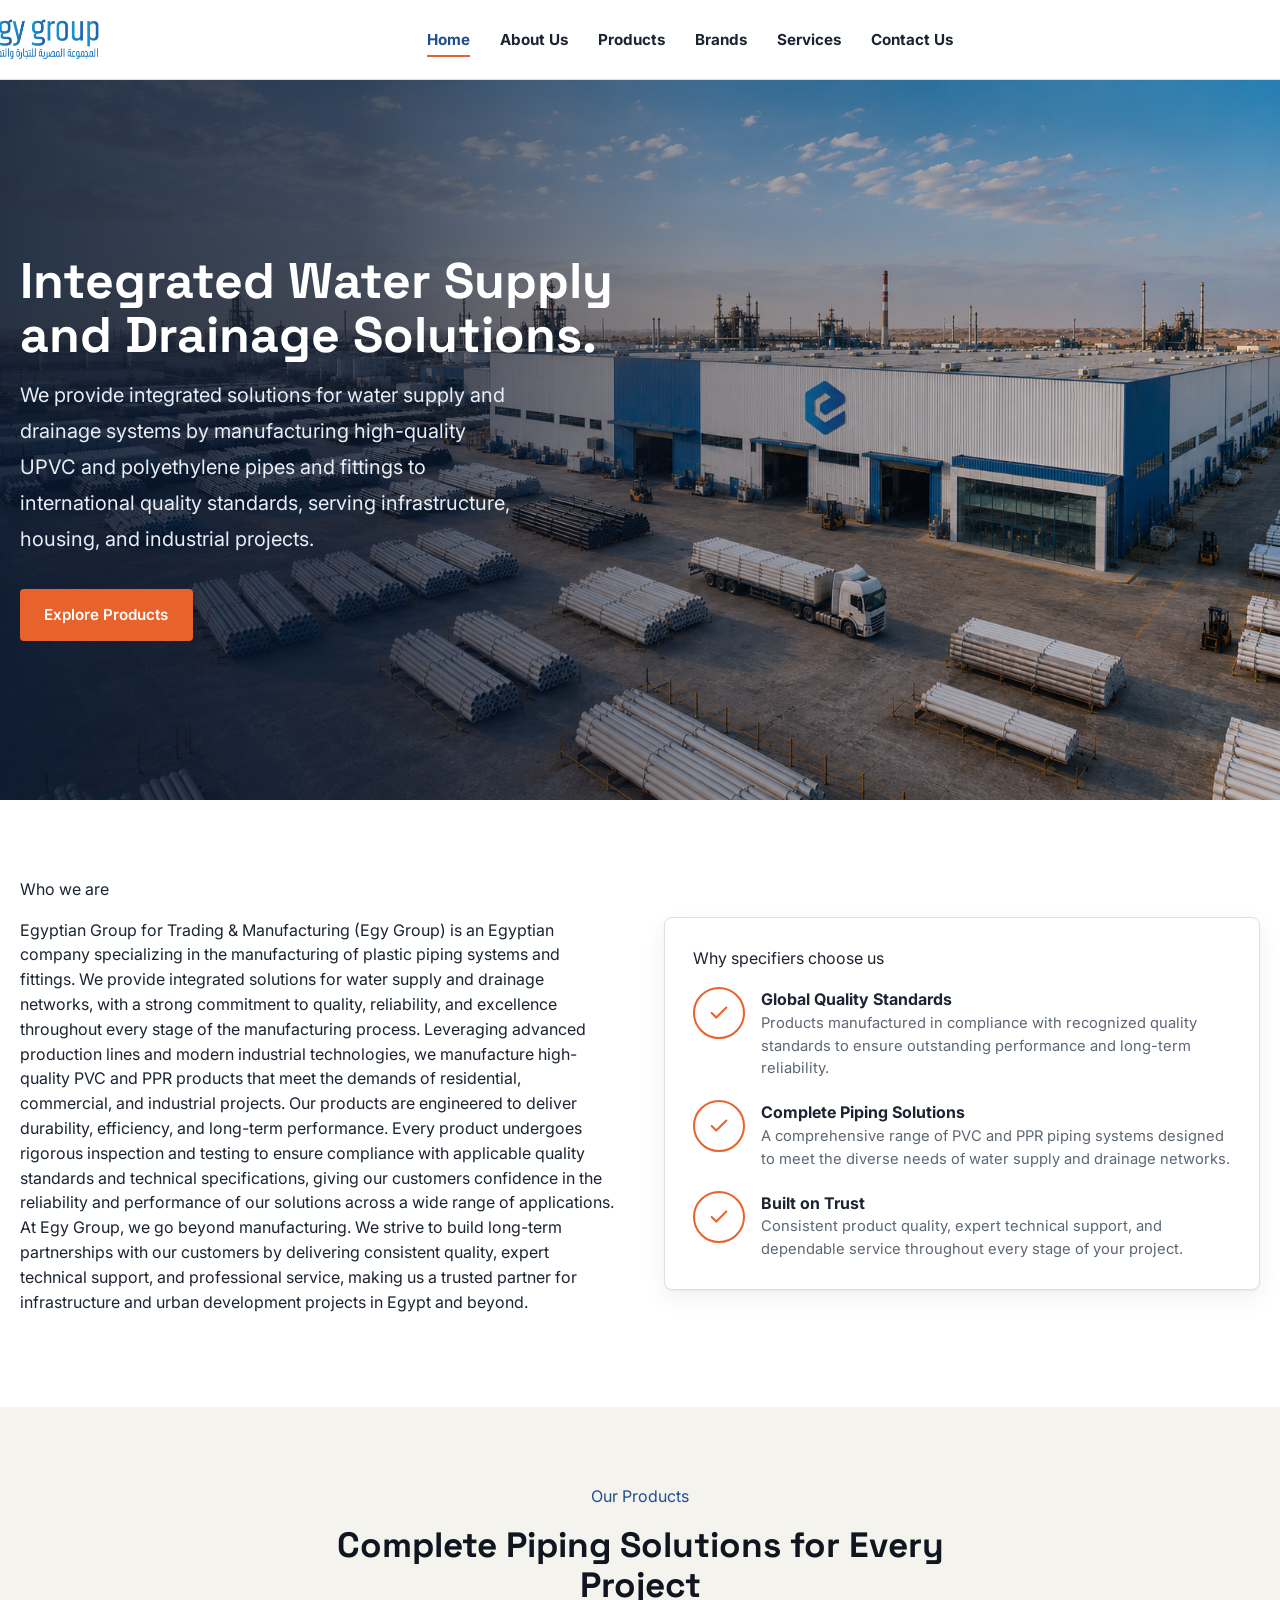
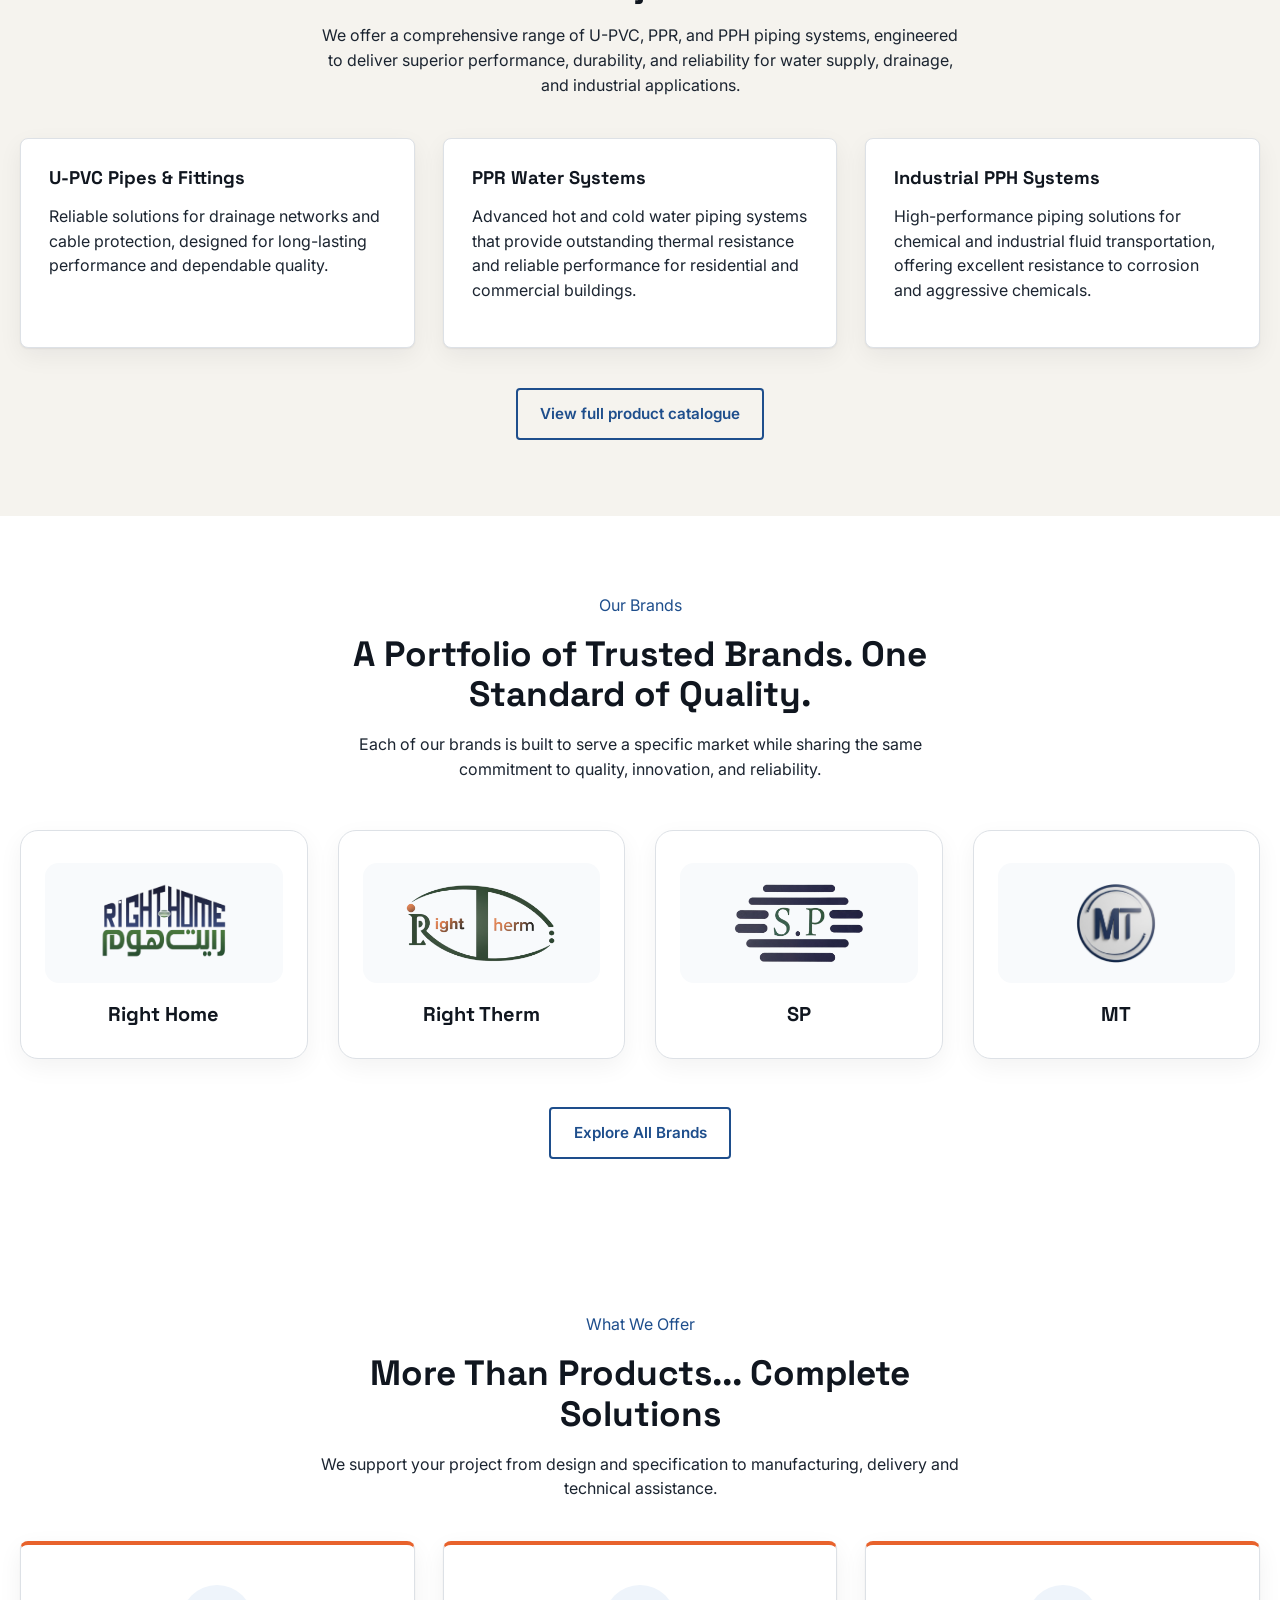
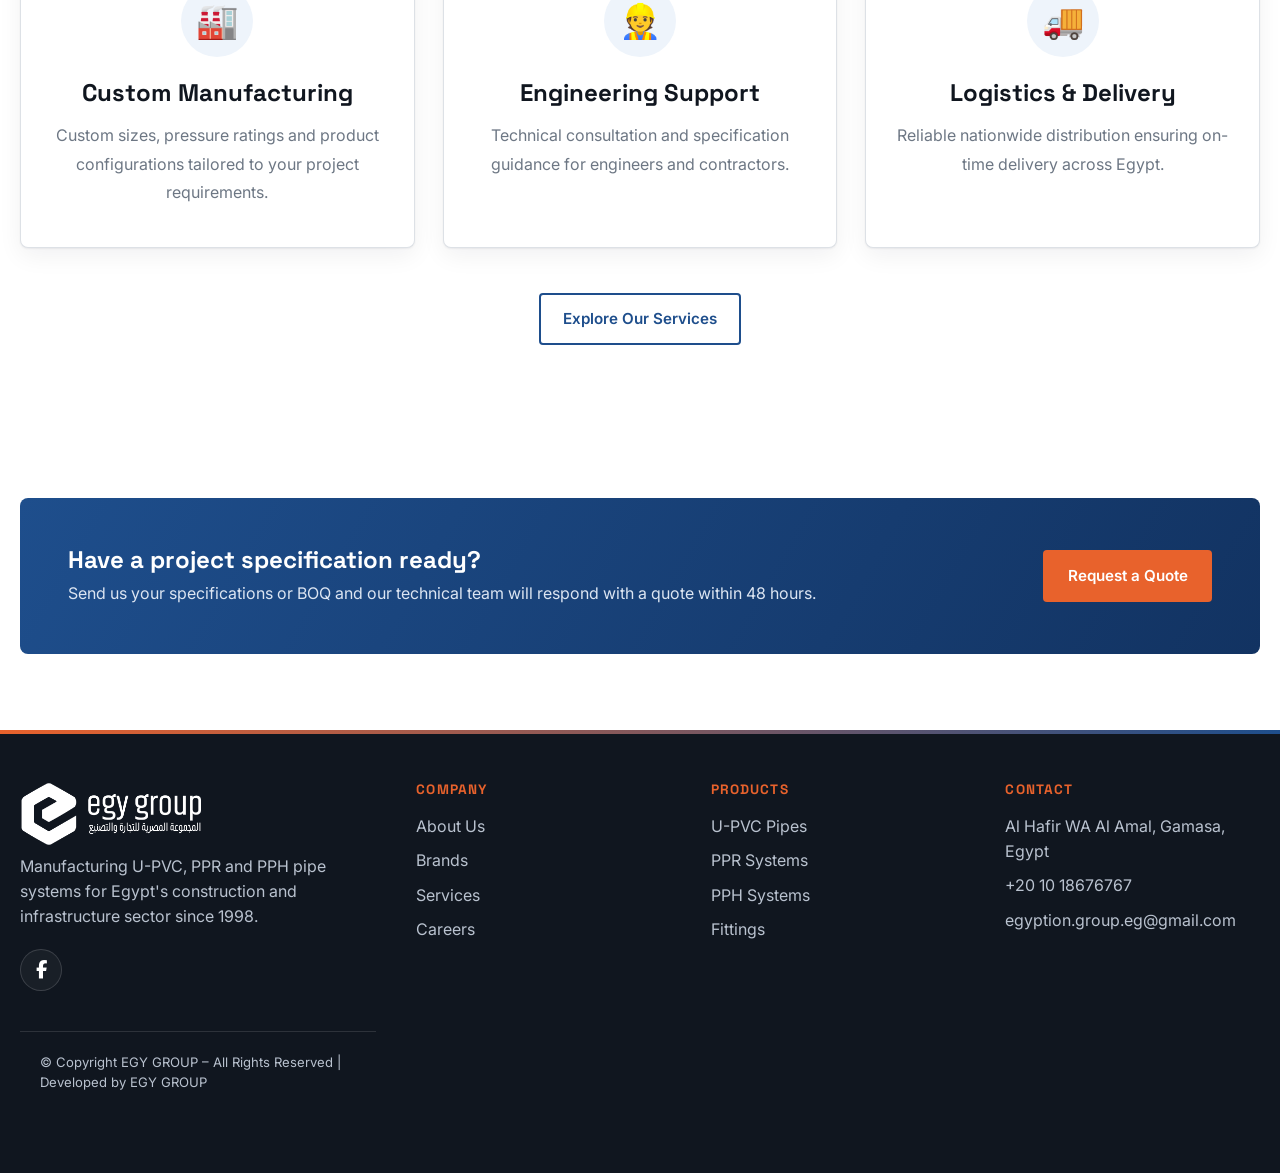
<file: index.html>
<!doctype html>
<html lang="en">
  <head>
    <meta charset="UTF-8" />
    <meta name="viewport" content="width=device-width, initial-scale=1.0" />
    <title>
      Egy Group | PVC, PPR &amp; PPH Pipe Systems Manufacturer, Egypt
    </title>
    <meta
      name="description"
      content="Egy Group Company manufactures and supplies PVC, PPR and PPH pipe systems, fittings and plastic building products for construction and infrastructure projects across Egypt and the MENA region."
    />
    <meta
      name="keywords"
      content="Egy Group, plastic pipes Egypt, PVC pipes, PPR pipes, PPH pipes, pipe fittings manufacturer, المجموعة المصرية للتجارة والتصنيع, رايت ثيرم"
    />
    <link rel="canonical" href="index.html" />
    <meta property="og:title" content="EGY Group">
<meta property="og:description"
content="Integrated piping solutions for water supply, drainage and industrial applications.">

<meta property="og:image"
content="https://omarmohamedreda.github.io/egygroup-site/assets/images/og-image.jpg">

<meta property="og:type" content="website">

<meta property="og:url"
content="https://omarmohamedreda.github.io/egygroup-site/">
    <link rel="preconnect" href="https://fonts.googleapis.com" />
    <link rel="preconnect" href="https://fonts.gstatic.com" crossorigin />
    <link
      href="https://fonts.googleapis.com/css2?family=Space+Grotesk:wght@500;700&family=Inter:wght@400;500;600;700&family=Cairo:wght@400;500;600;700&display=swap"
      rel="stylesheet"
    />
    <link
      rel="stylesheet"
      href="https://cdnjs.cloudflare.com/ajax/libs/font-awesome/6.7.2/css/all.min.css"
    />
    <link rel="icon" type="image/png" href="assets/images/logo-icon.png">
    <link rel="stylesheet" href="css/style.css" />
  </head>
  <body>
    <a
      class="skip-link"
      href="#main-content"
      data-en="Skip to main content"
      data-ar="الانتقال إلى المحتوى الرئيسي"
      >Skip to main content</a
    >

    <header class="site-header">
      <div class="container header-inner">
        <a class="brand" href="index.html" aria-label="Egy Group Company, home">
          <img
            src="assets/images/egy-group-logo.png"
            alt="Egy Group Logo"
            class="brand-logo"
            data-en-aria="Egy Group Logo"
            data-ar-aria="شعار Egy Group"
          />
        </a>
        <button
          class="nav-toggle"
          type="button"
          aria-expanded="false"
          aria-controls="main-nav"
          aria-label="Toggle navigation menu"
        >
          <svg width="22" height="22" viewBox="0 0 22 22" aria-hidden="true">
            <path
              d="M2 5h18M2 11h18M2 17h18"
              stroke="#1B2430"
              stroke-width="2"
              stroke-linecap="round"
            ></path>
          </svg>
        </button>
        <nav class="main-nav" id="main-nav" aria-label="Primary">
          <ul>
            <li>
              <a href="index.html" data-en="Home" data-ar="الرئيسية">Home</a>
            </li>
            <li>
              <a href="about.html" data-en="About Us" data-ar="من نحن"
                >About Us</a
              >
            </li>
            <li>
              <a href="products.html" data-en="Products" data-ar="المنتجات"
                >Products</a
              >
            </li>
            <li>
              <a href="brands.html" data-en="Brands" data-ar="العلامات التجارية"
                >Brands</a
              >
            </li>
            <li>
              <a href="services.html" data-en="Services" data-ar="خدماتنا"
                >Services</a
              >
            </li>
            <li>
              <a href="contact.html" data-en="Contact Us" data-ar="اتصل بنا"
                >Contact Us</a
              >
            </li>
          </ul>
        </nav>
        <button class="lang-toggle" id="lang-toggle" type="button">
          العربية
        </button>
      </div>
    </header>

    <main id="main-content">
      <section class="hero">
        <div class="container">
          <div class="hero-inner">
            <h1
              data-en="Integrated Water Supply and Drainage Solutions."
              data-ar="حلول متكاملة لشبكات المياه والصرف الصحي"
            >
              Integrated Water Supply and Drainage Solutions.
            </h1>
            <p
              class="hero-lede"
              data-en="We provide integrated solutions for water supply and drainage systems by manufacturing high-quality UPVC and polyethylene pipes and fittings to international quality standards, serving infrastructure, housing, and industrial projects."
              data-ar="نقدم حلولًا متكاملة لأنظمة المياه والصرف الصحي، بتصنيع مواسير ووصلات UPVC والبولي إيثيلين وفق أعلى معايير الجودة العالمية، لخدمة مشروعات البنية التحتية والإسكان والصناعة."
            >
              We provide integrated solutions for water supply and drainage
              systems by manufacturing high-quality UPVC and polyethylene pipes
              and fittings to international quality standards, serving
              infrastructure, housing, and industrial projects.
            </p>
            <div class="hero-actions">
              <a
                class="btn btn-primary"
                href="products.html"
                data-en="Explore Products"
                data-ar="استعرض المنتجات"
                >Explore Products</a
              >
            </div>
          </div>
        </div>
      </section>

      <section class="section section-alt" aria-labelledby="overview-heading">
        <div class="container">
          <div class="grid grid-2" style="align-items: center; gap: 3rem">
            <div>
              <p class="eyebrow" data-en="Who we are" data-ar="من نحن">
                Who we are
              </p>
              <p
                data-en="Egyptian Group for Trading & Manufacturing (Egy Group) is an
                Egyptian company specializing in the manufacturing of plastic
                piping systems and fittings. We provide integrated solutions for
                water supply and drainage networks, with a strong commitment to
                quality, reliability, and excellence throughout every stage of
                the manufacturing process. Leveraging advanced production lines
                and modern industrial technologies, we manufacture high-quality
                PVC and PPR products that meet the demands of residential,
                commercial, and industrial projects. Our products are engineered
                to deliver durability, efficiency, and long-term performance.
                Every product undergoes rigorous inspection and testing to
                ensure compliance with applicable quality standards and
                technical specifications, giving our customers confidence in the
                reliability and performance of our solutions across a wide range
                of applications. At Egy Group, we go beyond manufacturing. We
                strive to build long-term partnerships with our customers by
                delivering consistent quality, expert technical support, and
                professional service, making us a trusted partner for
                infrastructure and urban development projects in Egypt and
                beyond."
                data-ar="المجموعة المصرية للتجارة والتصنيع هي شركة مصرية متخصصة في تصنيع أنظمة المواسير والوصلات البلاستيكية، تقدم حلولًا متكاملة لشبكات المياه والصرف الصحي، مع التزام راسخ بالجودة والاعتمادية في جميع مراحل الإنتاج.
                نعتمد على أحدث خطوط الإنتاج والتقنيات الصناعية لتصنيع منتجات PVC وPPR وفق أعلى معايير الجودة، لتلبية احتياجات المشروعات السكنية والتجارية والصناعية، مع التركيز على تقديم منتجات تجمع بين المتانة، والكفاءة، والعمر التشغيلي الطويل.
                تمر جميع منتجاتنا بعمليات فحص واختبارات دقيقة لضمان مطابقتها للمواصفات القياسية، مما يمنح عملاءنا الثقة في أداء منتجاتنا داخل مختلف التطبيقات والبيئات التشغيلية.
                في Egy Group لا نكتفي بتصنيع المنتجات، بل نسعى إلى بناء شراكات طويلة الأمد مع عملائنا من خلال تقديم جودة ثابتة، ودعم فني متخصص، وخدمة احترافية، لنكون شريكًا موثوقًا في تنفيذ مشروعات البنية التحتية والتنمية العمرانية داخل مصر وخارجها."
              >
                Egyptian Group for Trading & Manufacturing (Egy Group) is an
                Egyptian company specializing in the manufacturing of plastic
                piping systems and fittings. We provide integrated solutions for
                water supply and drainage networks, with a strong commitment to
                quality, reliability, and excellence throughout every stage of
                the manufacturing process. Leveraging advanced production lines
                and modern industrial technologies, we manufacture high-quality
                PVC and PPR products that meet the demands of residential,
                commercial, and industrial projects. Our products are engineered
                to deliver durability, efficiency, and long-term performance.
                Every product undergoes rigorous inspection and testing to
                ensure compliance with applicable quality standards and
                technical specifications, giving our customers confidence in the
                reliability and performance of our solutions across a wide range
                of applications. At Egy Group, we go beyond manufacturing. We
                strive to build long-term partnerships with our customers by
                delivering consistent quality, expert technical support, and
                professional service, making us a trusted partner for
                infrastructure and urban development projects in Egypt and
                beyond.
              </p>
            </div>
            <div class="card">
              <p
                class="eyebrow"
                data-en="Why specifiers choose us"
                data-ar="لماذا يختارنا المهندسون"
              >
                Why specifiers choose us
              </p>
              <div class="grid" style="gap: 1.25rem">
                <div class="value-item">
                  <span class="icon-ring" aria-hidden="true">
                    <svg width="22" height="22" viewBox="0 0 24 24" fill="none">
                      <path
                        d="M4 12l5 5L20 6"
                        stroke="currentColor"
                        stroke-width="2.2"
                        stroke-linecap="round"
                        stroke-linejoin="round"
                      ></path>
                    </svg>
                  </span>
                  <div>
                    <strong
                      data-en="Global Quality Standards"
                      data-ar="معايير جودة عالمية"
                      >Global Quality Standards</strong
                    >
                    <p
                      style="
                        margin: 0;
                        color: var(--color-steel);
                        font-size: 0.92rem;
                      "
                      data-en="Products manufactured in compliance with recognized quality standards to ensure outstanding performance and long-term reliability."
                      data-ar="منتجات مصنعة وفق المواصفات القياسية لضمان أعلى مستويات الجودة والأداء."
                    >
                      Products manufactured in compliance with recognized
                      quality standards to ensure outstanding performance and
                      long-term reliability.
                    </p>
                  </div>
                </div>
                <div class="value-item">
                  <span class="icon-ring" aria-hidden="true">
                    <svg width="22" height="22" viewBox="0 0 24 24" fill="none">
                      <path
                        d="M4 12l5 5L20 6"
                        stroke="currentColor"
                        stroke-width="2.2"
                        stroke-linecap="round"
                        stroke-linejoin="round"
                      ></path>
                    </svg>
                  </span>
                  <div>
                    <strong
                      data-en="Complete Piping Solutions"
                      data-ar="حلول متكاملة"
                      >Complete Piping Solutions</strong
                    >
                    <p
                      style="
                        margin: 0;
                        color: var(--color-steel);
                        font-size: 0.92rem;
                      "
                      data-en="A comprehensive range of PVC and PPR piping systems designed to meet the diverse needs of water supply and drainage networks."
                      data-ar="مجموعة واسعة من أنظمة PVC وPPR لتلبية مختلف احتياجات شبكات المياه والصرف."
                    >
                      A comprehensive range of PVC and PPR piping systems
                      designed to meet the diverse needs of water supply and
                      drainage networks.
                    </p>
                  </div>
                </div>
                <div class="value-item">
                  <span class="icon-ring" aria-hidden="true">
                    <svg width="22" height="22" viewBox="0 0 24 24" fill="none">
                      <path
                        d="M4 12l5 5L20 6"
                        stroke="currentColor"
                        stroke-width="2.2"
                        stroke-linecap="round"
                        stroke-linejoin="round"
                      ></path>
                    </svg>
                  </span>
                  <div>
                    <strong data-en="Built on Trust" data-ar="ثقة تدوم"
                      >Built on Trust</strong
                    >
                    <p
                      style="
                        margin: 0;
                        color: var(--color-steel);
                        font-size: 0.92rem;
                      "
                      data-en="Consistent product quality, expert technical support, and dependable service throughout every stage of your project."
                      data-ar="جودة ثابتة، ودعم فني متخصص، وخدمة يعتمد عليها في جميع مراحل المشروع."
                    >
                      Consistent product quality, expert technical support, and
                      dependable service throughout every stage of your project.
                    </p>
                  </div>
                </div>
              </div>
            </div>
          </div>
        </div>
      </section>

      <section class="section" aria-labelledby="products-heading">
        <div class="container">
          <div class="section-head center">
            <p class="eyebrow" data-en="Our Products" data-ar=" منتاجاتنا">
              Our Products
            </p>
            <h2
              id="products-heading"
              data-en="Complete Piping Solutions for Every Project"
              data-ar="حلول متكاملة لأنظمة المواسير لكل مشروع"
            >
              Complete Piping Solutions for Every Project
            </h2>
            <p
              data-en="We offer a comprehensive range of U-PVC, PPR, and PPH piping systems, engineered to deliver superior performance, durability, and reliability for water supply, drainage, and industrial applications."
              data-ar="نوفر مجموعة متكاملة من أنظمة U-PVC وPPR وPPH، مصممة لتقديم أعلى مستويات الأداء والمتانة والاعتمادية في تطبيقات المياه والصرف والقطاع الصناعي."
            >
              We offer a comprehensive range of U-PVC, PPR, and PPH piping
              systems, engineered to deliver superior performance, durability,
              and reliability for water supply, drainage, and industrial
              applications.
            </p>
          </div>
          <div class="grid grid-3">
            <article class="card product-card">
              <h3
                data-en="U-PVC Pipes &amp; Fittings"
                data-ar="أنابيب ووصلات U-PVC"
              >
                U-PVC Pipes &amp; Fittings
              </h3>
              <p
                data-en="Reliable solutions for drainage networks and cable protection, designed for long-lasting performance and dependable quality."
                data-ar="حلول موثوقة لشبكات الصرف الصحي وحماية الكابلات، مصممة لتوفير أداء طويل الأمد وجودة يمكن الاعتماد عليها."
              >
                Reliable solutions for drainage networks and cable protection,
                designed for long-lasting performance and dependable quality.
              </p>
            </article>
            <article class="card product-card">
              <h3 data-en="PPR Water Systems" data-ar="أنظمة مياه PPR">
                PPR Water Systems
              </h3>
              <p
                data-en="Advanced hot and cold water piping systems that provide outstanding thermal resistance and reliable performance for residential and commercial buildings."
                data-ar="أنظمة متطورة لنقل المياه الساخنة والباردة، توفر كفاءة عالية ومقاومة ممتازة للحرارة في المباني السكنية والتجارية."
              >
                Advanced hot and cold water piping systems that provide
                outstanding thermal resistance and reliable performance for
                residential and commercial buildings.
              </p>
            </article>
            <article class="card product-card">
              <h3 data-en="Industrial PPH Systems" data-ar="أنظمة PPH الصناعية">
                Industrial PPH Systems
              </h3>
              <p
                data-en="High-performance piping solutions for chemical and industrial fluid transportation, offering excellent resistance to corrosion and aggressive chemicals."
                data-ar="حلول متخصصة لنقل المواد الكيميائية والسوائل الصناعية، تتميز بمقاومة عالية للتآكل والمواد الكيميائية."
              >
                High-performance piping solutions for chemical and industrial
                fluid transportation, offering excellent resistance to corrosion
                and aggressive chemicals.
              </p>
            </article>
          </div>
          <div style="text-align: center; margin-top: 2.5rem">
            <a
              class="btn btn-outline"
              href="products.html"
              data-en="View full product catalogue"
              data-ar="استعرض الكتالوج الكامل"
              >View full product catalogue</a
            >
          </div>
        </div>
      </section>

      <section class="section section-alt" aria-labelledby="brands-heading">
        <div class="container">
          <div class="section-head center">
            <p class="eyebrow" data-en="Our Brands" data-ar="علاماتنا التجارية">
              Our Brands
            </p>

            <h2
              id="brands-heading"
              data-en="A Portfolio of Trusted Brands. One Standard of Quality."
              data-ar="مجموعة من العلامات التجارية... بمعيار جودة واحد."
            >
              A Portfolio of Trusted Brands. One Standard of Quality.
            </h2>

            <p
              class="section-description"
              data-en="Each of our brands is built to serve a specific market while sharing the same commitment to quality, innovation, and reliability."
              data-ar="تضم المجموعة علامات تجارية متخصصة، يقدم كل منها حلولاً تخدم قطاعاً مختلفاً مع الالتزام بنفس معايير الجودة والاعتمادية."
            >
              Each of our brands is built to serve a specific market while
              sharing the same commitment to quality, innovation, and
              reliability.
            </p>
          </div>
          <div class="brands-grid">
            <!-- Brand 1 -->
            <article class="brand-card">
              <div class="brand-card-logo">
                <img
                  src="assets/images/brands/right-home.png"
                  alt="Right Home Logo"
                />
              </div>

              <h3 class="brand-name">Right Home</h3>
            </article>

            <!-- Brand 2 -->
            <article class="brand-card">
              <div class="brand-card-logo">
                <img
                  src="assets/images/brands/right-therm.png"
                  alt="Right Therm Logo"
                />
              </div>

              <h3 class="brand-name">Right Therm</h3>
            </article>

            <!-- Brand 3 -->
            <article class="brand-card">
              <div class="brand-card-logo">
                <img src="assets/images/brands/sp.png" alt="SP Logo" />
              </div>

              <h3 class="brand-name">SP</h3>
            </article>

            <!-- Brand 4 -->
            <article class="brand-card">
              <div class="brand-card-logo">
                <img src="assets/images/brands/mt.png" alt="MT Logo" />
              </div>

              <h3 class="brand-name">MT</h3>
            </article>
          </div>

          <div style="text-align: center; margin-top: 3rem">
            <a
              class="btn btn-outline"
              href="brands.html"
              data-en="Explore All Brands"
              data-ar="استكشف جميع العلامات التجارية"
            >
              Explore All Brands
            </a>
          </div>
        </div>
      </section>

      <section class="section section-alt" aria-labelledby="services-heading">
        <div class="container">
          <div class="section-head center">
            <p class="eyebrow" data-en="What We Offer" data-ar="ما نقدمه">
              What We Offer
            </p>

            <h2
              id="services-heading"
              data-en="More Than Products... Complete Solutions"
              data-ar="أكثر من مجرد منتجات... حلول متكاملة"
            >
              More Than Products... Complete Solutions
            </h2>

            <p
              data-en="We support your project from design and specification to manufacturing, delivery and technical assistance."
              data-ar="ندعم مشروعك بدايةً من اختيار المنتج المناسب وحتى التوريد والدعم الفني لضمان أفضل النتائج."
            >
              We support your project from design and specification to
              manufacturing, delivery and technical assistance.
            </p>
          </div>

          <div class="grid grid-3">
            <!-- Card 1 -->
            <article class="card service-card">
              <div class="service-icon">🏭</div>

              <h3 data-en="Custom Manufacturing" data-ar="تصنيع حسب الطلب">
                Custom Manufacturing
              </h3>

              <p
                data-en="Custom sizes, pressure ratings and product configurations tailored to your project requirements."
                data-ar="تصنيع الأنابيب والوصلات بالمقاسات والمواصفات المناسبة لمتطلبات مشروعك."
              >
                Custom sizes, pressure ratings and product configurations
                tailored to your project requirements.
              </p>
            </article>

            <!-- Card 2 -->
            <article class="card service-card">
              <div class="service-icon">👷</div>

              <h3 data-en="Engineering Support" data-ar="دعم هندسي">
                Engineering Support
              </h3>

              <p
                data-en="Technical consultation and specification guidance for engineers and contractors."
                data-ar="استشارات فنية ومراجعة المواصفات لمساعدة المهندسين والمقاولين على اختيار الحل الأمثل."
              >
                Technical consultation and specification guidance for engineers
                and contractors.
              </p>
            </article>

            <!-- Card 3 -->
            <article class="card service-card">
              <div class="service-icon">🚚</div>

              <h3 data-en="Logistics & Delivery" data-ar="التوريد واللوجستيات">
                Logistics & Delivery
              </h3>

              <p
                data-en="Reliable nationwide distribution ensuring on-time delivery across Egypt."
                data-ar="شبكة توزيع فعالة تضمن وصول المنتجات في الوقت المحدد إلى جميع أنحاء الجمهورية."
              >
                Reliable nationwide distribution ensuring on-time delivery
                across Egypt.
              </p>
            </article>
          </div>

          <div style="text-align: center; margin-top: 2.8rem">
            <a
              class="btn btn-outline"
              href="services.html"
              data-en="Explore Our Services"
              data-ar="استكشف جميع الخدمات"
            >
              Explore Our Services
            </a>
          </div>
        </div>
      </section>

      <section class="section section-alt">
        <div class="container">
          <div class="cta-band">
            <div>
              <h2
                data-en="Have a project specification ready?"
                data-ar="لديك مواصفات مشروع جاهزة؟"
              >
                Have a project specification ready?
              </h2>
              <p
                data-en="Send us your specifications or BOQ and our technical team will respond with a quote within 48 hours."
                data-ar="أرسل لنا المواصفات أو جدول الكميات وسيرد عليك فريقنا الفني بعرض سعر خلال 48 ساعة."
              >
                Send us your specifications or BOQ and our technical team will
                respond with a quote within 48 hours.
              </p>
            </div>
            <a
              class="btn btn-primary"
              href="contact.html"
              data-en="Request a Quote"
              data-ar="اطلب عرض سعر"
              >Request a Quote</a
            >
          </div>
        </div>
      </section>
    </main>

    <footer class="site-footer">
      <div class="container footer-top">
        <div class="footer-col">
          <a
            class="brand"
            href="index.html"
            aria-label="Egy Group Company, home"
          >
            <img
              src="assets/images/egy-group-white.png"
              alt="Egy Group Logo"
              class="footer-brand-logo"
              data-en-aria="Egy Group Logo"
              data-ar-aria="شعار Egy Group"
            />
          </a>
          <p
            data-en="Manufacturing U-PVC, PPR and PPH pipe systems for Egypt's construction and infrastructure sector since 1998."
            data-ar="نصنّع أنظمة أنابيب U-PVC و PPR و PPH لقطاع الإنشاءات والبنية التحتية في مصر منذ عام 1998."
          >
            Manufacturing U-PVC, PPR and PPH pipe systems for Egypt's
            construction and infrastructure sector since 1998.
          </p>
          <div class="social-links">
            <a
              href="https://www.facebook.com/EgyGroup.official/"
              target="_blank"
              rel="noopener noreferrer"
              aria-label="Facebook"
            >
              <i class="fab fa-facebook-f"></i>
            </a>
          </div>
        </div>
        <div class="footer-col">
          <h4 data-en="Company" data-ar="الشركة">Company</h4>
          <ul>
            <li>
              <a href="about.html" data-en="About Us" data-ar="من نحن"
                >About Us</a
              >
            </li>
            <li>
              <a href="brands.html" data-en="Brands" data-ar="العلامات التجارية"
                >Brands</a
              >
            </li>
            <li>
              <a href="services.html" data-en="Services" data-ar="خدماتنا"
                >Services</a
              >
            </li>
            <li>
              <a href="contact.html" data-en="Careers" data-ar="الوظائف"
                >Careers</a
              >
            </li>
          </ul>
        </div>
        <div class="footer-col">
          <h4 data-en="Products" data-ar="المنتجات">Products</h4>
          <ul>
            <li>
              <a
                href="products.html#pvc"
                data-en="U-PVC Pipes"
                data-ar="أنابيب U-PVC"
                >U-PVC Pipes</a
              >
            </li>
            <li>
              <a
                href="products.html#ppr"
                data-en="PPR Systems"
                data-ar="أنظمة PPR"
                >PPR Systems</a
              >
            </li>
            <li>
              <a
                href="products.html#pph"
                data-en="PPH Systems"
                data-ar="أنظمة PPH"
                >PPH Systems</a
              >
            </li>
            <li>
              <a
                href="products.html#fittings"
                data-en="Fittings"
                data-ar="الوصلات"
                >Fittings</a
              >
            </li>
          </ul>
        </div>
        <div class="footer-col">
  <h4 data-en="Contact" data-ar="التواصل">Contact</h4>

  <ul>
    <li
      data-en="Al Hafir WA Al Amal, Gamasa, Egypt"
      data-ar="الحفير والأمل، جمصة، المنطقة الصناعية، مصر"
    >
      Al Hafir WA Al Amal, Gamasa, Egypt
    </li>

    <li>
      <a href="tel:+201018676767" class="contact-number">
        +20 10 18676767
      </a>
    </li>

    <li>
      <a href="mailto:egyption.group.eg@gmail.com" class="contact-email">
        egyption.group.eg@gmail.com
      </a>
    </li>
  </ul>
</div>
      <div class="container footer-bottom">
        <p
          data-en="© Copyright EGY GROUP – All Rights Reserved  |  Developed by EGY GROUP"
          data-ar="© Copyright EGY GROUP – All Rights Reserved  |  Developed by EGY GROUP"
        >
          &copy; 2026 Egy Group Company for Trade &amp; Manufacturing. All
          rights reserved.
        </p>
      </div>
    </footer>

    <script src="js/i18n.js"></script>
    <script src="js/main.js"></script>
  </body>
</html>
</file>
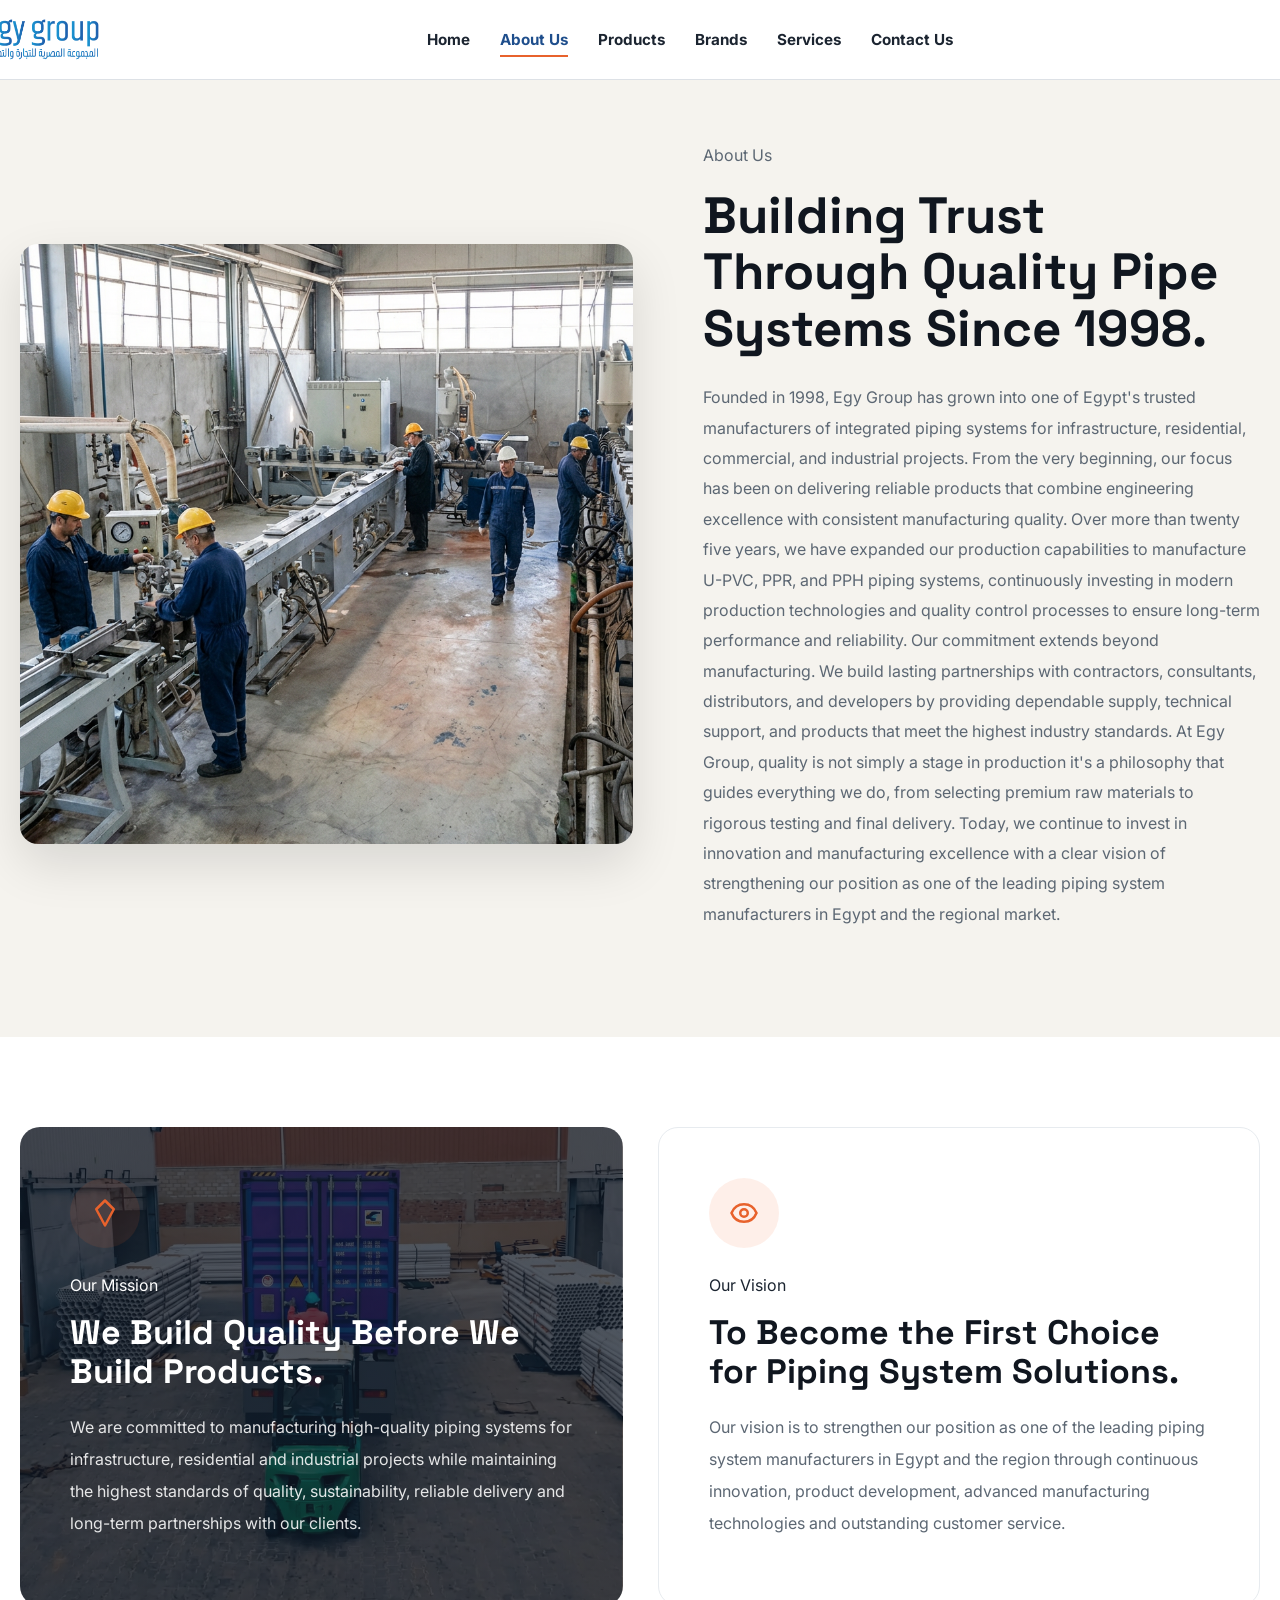
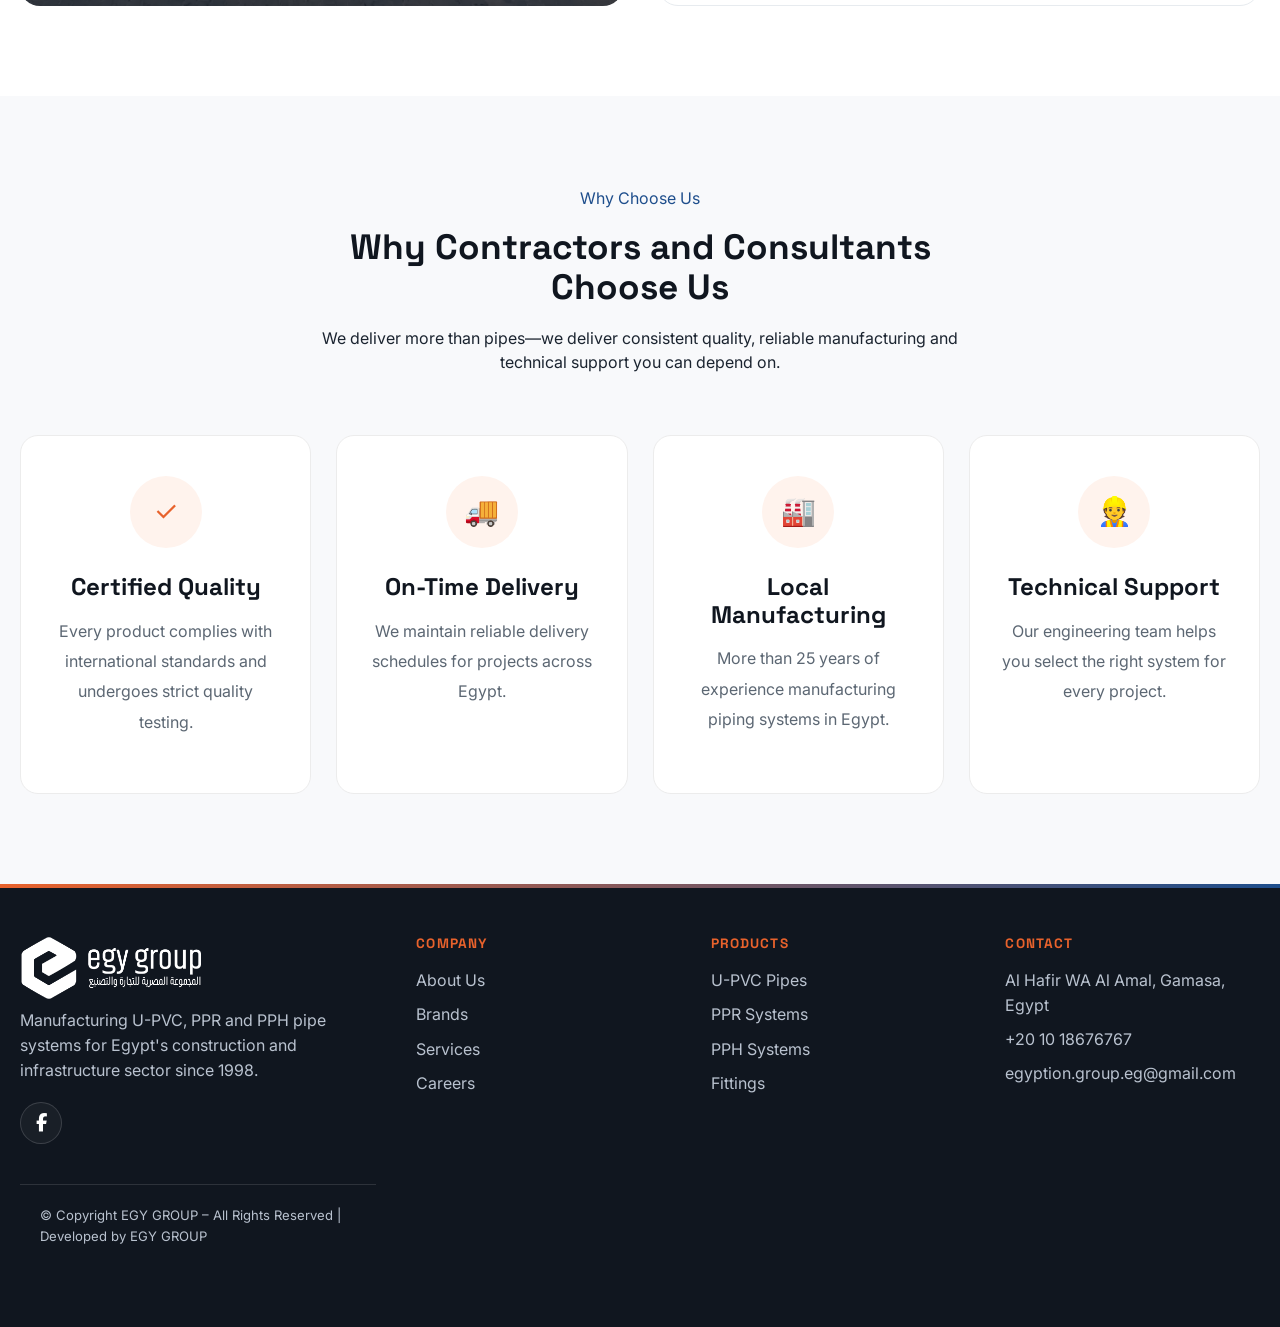
<file: about.html>
<!doctype html>
<html lang="en">
  <head>
    <meta charset="UTF-8" />
    <meta name="viewport" content="width=device-width, initial-scale=1.0" />
    <title>About Us | Egy Group Company</title>
    <meta
      name="description"
      content="Learn about Egy Group Company's history, mission and quality standards as a manufacturer of PVC, PPR and PPH pipe systems in Egypt."
    />
    <link rel="canonical" href="about.html" />
    <link rel="preconnect" href="https://fonts.googleapis.com" />
    <link rel="preconnect" href="https://fonts.gstatic.com" crossorigin />
    <link
      href="https://fonts.googleapis.com/css2?family=Space+Grotesk:wght@500;700&family=Inter:wght@400;500;600;700&family=Cairo:wght@400;500;600;700&display=swap"
      rel="stylesheet"
    />
    <link
      rel="stylesheet"
      href="https://cdnjs.cloudflare.com/ajax/libs/font-awesome/6.7.2/css/all.min.css"
    />
    <link rel="stylesheet" href="css/style.css" />
  </head>
  <body>
    <a
      class="skip-link"
      href="#main-content"
      data-en="Skip to main content"
      data-ar="الانتقال إلى المحتوى الرئيسي"
      >Skip to main content</a
    >

    <header class="site-header">
      <div class="container header-inner">
        <a class="brand" href="index.html" aria-label="Egy Group Company, home">
          <img
            src="assets/images/egy-group-logo.png"
            alt="Egy Group Logo"
            class="brand-logo"
            data-en-aria="Egy Group Logo"
            data-ar-aria="شعار Egy Group"
          />
        </a>
        <button
          class="nav-toggle"
          type="button"
          aria-expanded="false"
          aria-controls="main-nav"
          aria-label="Toggle navigation menu"
        >
          <svg width="22" height="22" viewBox="0 0 22 22" aria-hidden="true">
            <path
              d="M2 5h18M2 11h18M2 17h18"
              stroke="#1B2430"
              stroke-width="2"
              stroke-linecap="round"
            ></path>
          </svg>
        </button>
        <nav class="main-nav" id="main-nav" aria-label="Primary">
          <ul>
            <li>
              <a href="index.html" data-en="Home" data-ar="الرئيسية">Home</a>
            </li>
            <li>
              <a href="about.html" data-en="About Us" data-ar="من نحن"
                >About Us</a
              >
            </li>
            <li>
              <a href="products.html" data-en="Products" data-ar="المنتجات"
                >Products</a
              >
            </li>
            <li>
              <a href="brands.html" data-en="Brands" data-ar="العلامات التجارية"
                >Brands</a
              >
            </li>
            <li>
              <a href="services.html" data-en="Services" data-ar="خدماتنا"
                >Services</a
              >
            </li>
            <li>
              <a href="contact.html" data-en="Contact Us" data-ar="اتصل بنا"
                >Contact Us</a
              >
            </li>
          </ul>
        </nav>
        <button class="lang-toggle" id="lang-toggle" type="button">
          العربية
        </button>
      </div>
    </header>
    <main id="main-content">
      <section class="about-story section">
        <div class="container">
          <div class="about-story-grid">
            <div class="about-story-image">
              <img
                src="assets/images/factory-image.png"
                alt="Egy Group Factory"
              />
            </div>

            <div class="about-story-content">
              <p class="eyebrow" data-en="About Us" data-ar="من نحن">
                About Us
              </p>

              <h2
                data-en="Building Trust Through Quality Pipe Systems Since 1998."
                data-ar="نبني الثقة في أنظمة المواسير منذ عام 1998."
              >
                Building Trust Through Quality Pipe Systems Since 1998.
              </h2>

              <p
                data-en="Founded in 1998, Egy Group has grown into one of Egypt's trusted manufacturers of integrated piping systems for infrastructure, residential, commercial, and industrial projects. From the very beginning, our focus has been on delivering reliable products that combine engineering excellence with consistent manufacturing quality.
Over more than twenty five years, we have expanded our production capabilities to manufacture U-PVC, PPR, and PPH piping systems, continuously investing in modern production technologies and quality control processes to ensure long-term performance and reliability.
Our commitment extends beyond manufacturing. We build lasting partnerships with contractors, consultants, distributors, and developers by providing dependable supply, technical support, and products that meet the highest industry standards.
At Egy Group, quality is not simply a stage in production it's a philosophy that guides everything we do, from selecting premium raw materials to rigorous testing and final delivery.
Today, we continue to invest in innovation and manufacturing excellence with a clear vision of strengthening our position as one of the leading piping system manufacturers in Egypt and the regional market."
                data-ar="بدأت المجموعة المصرية رحلتها عام 1998 بهدف تقديم حلول متكاملة لأنظمة المواسير تخدم مشروعات البنية التحتية والإسكان والصناعة في مصر. ومنذ انطلاقها، ركزت الشركة على بناء سمعة قائمة على جودة التصنيع والالتزام بالمعايير الفنية التي تلبي احتياجات السوق المصري.
وعلى مدار أكثر من خمسة وعشرين عامًا، توسعت قدراتنا الإنتاجية لتشمل أنظمة U-PVC وPPR وPPH، مع تطوير خطوط الإنتاج باستمرار واستخدام أحدث تقنيات التصنيع لضمان جودة ثابتة واعتمادية طويلة الأمد.
ولا يقتصر دورنا على تصنيع المنتجات فحسب، بل نحرص على بناء شراكات طويلة الأمد مع المقاولين والاستشاريين والموزعين، من خلال الالتزام بمواعيد التوريد، وتقديم الدعم الفني، والمساهمة في نجاح المشروعات التي تعتمد على منتجاتنا.
ونؤمن بأن الجودة ليست مجرد مرحلة في عملية الإنتاج، بل ثقافة تبدأ من اختيار المواد الخام، مرورًا بعمليات التصنيع والاختبارات الدقيقة، وحتى وصول المنتج إلى العميل بالمستوى الذي يعكس اسم المجموعة المصرية.
واليوم نواصل الاستثمار في التطوير والابتكار لتقديم حلول مواسير تواكب احتياجات السوق المصري، مع رؤيتنا في أن نكون من الشركات الرائدة في تصنيع أنظمة المواسير داخل مصر والأسواق الإقليمية."
              ></p>

            </div>
          </div>
        </div>
      </section>
      <section class="mission-vision section">

    <div class="container">

        <div class="mission-vision-grid">

            <!-- Mission -->

            <div class="mv-card mv-mission">

                <div class="mv-icon">

                    <svg width="30" height="30" viewBox="0 0 24 24" fill="none">
                        <path d="M12 2L19 9L12 22L5 9L12 2Z"
                              stroke="currentColor"
                              stroke-width="2"
                              stroke-linejoin="round"/>
                    </svg>

                </div>

                <span class="eyebrow"
      data-en="Our Mission"
      data-ar="رسالتنا">
    Our Mission
</span>

               <h3
data-en="We Build Quality Before We Build Products."
data-ar="نصنع الجودة قبل أن نصنع المنتج.">
We Build Quality Before We Build Products.
</h3>

                <p
data-en="We are committed to manufacturing high-quality piping systems for infrastructure, residential and industrial projects while maintaining the highest standards of quality, sustainability, reliable delivery and long-term partnerships with our clients."
data-ar="نلتزم بتقديم أنظمة مواسير عالية الجودة تلبي احتياجات مشروعات البنية التحتية والإسكان والصناعة، مع التركيز على الجودة والاستدامة والالتزام بالمواعيد وبناء علاقات طويلة الأمد مع عملائنا.">
We are committed to manufacturing high-quality piping systems for infrastructure, residential and industrial projects while maintaining the highest standards of quality, sustainability, reliable delivery and long-term partnerships with our clients.
</p>

            </div>

            <!-- Vision -->

            <div class="mv-card mv-vision">

                <div class="mv-icon">

                    <svg width="30" height="30" viewBox="0 0 24 24" fill="none">
                        <path d="M2 12C4 7 8 5 12 5C16 5 20 7 22 12C20 17 16 19 12 19C8 19 4 17 2 12Z"
                              stroke="currentColor"
                              stroke-width="2"/>
                        <circle cx="12" cy="12" r="3"
                                stroke="currentColor"
                                stroke-width="2"/>
                    </svg>

                </div>

               <span class="eyebrow"
data-en="Our Vision"
data-ar="رؤيتنا">
Our Vision
</span>

<h3
data-en="To Become the First Choice for Piping System Solutions."
data-ar="أن نكون الخيار الأول في حلول أنظمة المواسير.">
To Become the First Choice for Piping System Solutions.
</h3>

<p
data-en="Our vision is to strengthen our position as one of the leading piping system manufacturers in Egypt and the region through continuous innovation, product development, advanced manufacturing technologies and outstanding customer service."
data-ar="نسعى إلى تعزيز مكانتنا كواحدة من الشركات الرائدة في مصر والمنطقة من خلال الابتكار المستمر، وتطوير المنتجات، والاستثمار في أحدث تقنيات التصنيع وخدمة العملاء.">
Our vision is to strengthen our position as one of the leading piping system manufacturers in Egypt and the region through continuous innovation, product development, advanced manufacturing technologies and outstanding customer service.
</p>

            </div>

        </div>

    </div>

</section>
<section class="why-us section">

    <div class="container">

        <div class="section-head center">

            <p class="eyebrow"
data-en="Why Choose Us"
data-ar="لماذا نحن">
Why Choose Us
</p>

            <h2
data-en="Why Contractors and Consultants Choose Us"
data-ar="لماذا يختارنا المقاولون والاستشاريون؟">
Why Contractors and Consultants Choose Us
</h2>

            <p
data-en="We deliver more than pipes—we deliver consistent quality, reliable manufacturing and technical support you can depend on."
data-ar="لا نقدم مجرد مواسير، بل نقدم جودة ثابتة، تصنيعًا موثوقًا، ودعمًا فنيًا يعتمد عليه.">
We deliver more than pipes—we deliver consistent quality, reliable manufacturing and technical support you can depend on.
</p>

        </div>

        <div class="why-us-grid">

            <div class="why-box">

                <div class="why-icon">✓</div>

                <h3
data-en="Certified Quality"
data-ar="جودة معتمدة">
Certified Quality
</h3>

<p
data-en="Every product complies with international standards and undergoes strict quality testing."
data-ar="جميع منتجاتنا مطابقة للمواصفات القياسية وتخضع لاختبارات جودة دقيقة.">
Every product complies with international standards and undergoes strict quality testing.
</p>

            </div>

            <div class="why-box">

                <div class="why-icon">🚚</div>

                <h3
data-en="On-Time Delivery"
data-ar="تسليم في الموعد">
On-Time Delivery
</h3>

<p
data-en="We maintain reliable delivery schedules for projects across Egypt."
data-ar="نلتزم بجداول التوريد للمشروعات الكبرى في جميع أنحاء مصر.">
We maintain reliable delivery schedules for projects across Egypt.
</p>

            </div>

            <div class="why-box">

                <div class="why-icon">🏭</div>

                <h3
data-en="Local Manufacturing"
data-ar="تصنيع محلي">
Local Manufacturing
</h3>

<p
data-en="More than 25 years of experience manufacturing piping systems in Egypt."
data-ar="أكثر من 25 عاماً من الخبرة في تصنيع أنظمة المواسير داخل مصر.">
More than 25 years of experience manufacturing piping systems in Egypt.
</p>

            </div>

            <div class="why-box">

                <div class="why-icon">👷</div>

                <h3
data-en="Technical Support"
data-ar="دعم فني">
Technical Support
</h3>

<p
data-en="Our engineering team helps you select the right system for every project."
data-ar="فريق هندسي يساعدك على اختيار النظام المناسب لكل مشروع.">
Our engineering team helps you select the right system for every project.
</p>

            </div>

        </div>

    </div>

</section>
    </main>

      <footer class="site-footer">
      <div class="container footer-top">
        <div class="footer-col">
          <a
            class="brand"
            href="index.html"
            aria-label="Egy Group Company, home"
          >
            <img
              src="assets/images/egy-group-white.png"
              alt="Egy Group Logo"
              class="footer-brand-logo"
              data-en-aria="Egy Group Logo"
              data-ar-aria="شعار Egy Group"
            />
          </a>
          <p
            data-en="Manufacturing U-PVC, PPR and PPH pipe systems for Egypt's construction and infrastructure sector since 1998."
            data-ar="نصنّع أنظمة أنابيب U-PVC و PPR و PPH لقطاع الإنشاءات والبنية التحتية في مصر منذ عام 1998."
          >
            Manufacturing U-PVC, PPR and PPH pipe systems for Egypt's
            construction and infrastructure sector since 1998.
          </p>
          <div class="social-links">
            <a
              href="https://www.facebook.com/EgyGroup.official/"
              target="_blank"
              rel="noopener noreferrer"
              aria-label="Facebook"
            >
              <i class="fab fa-facebook-f"></i>
            </a>
          </div>
        </div>
        <div class="footer-col">
          <h4 data-en="Company" data-ar="الشركة">Company</h4>
          <ul>
            <li>
              <a href="about.html" data-en="About Us" data-ar="من نحن"
                >About Us</a
              >
            </li>
            <li>
              <a href="brands.html" data-en="Brands" data-ar="العلامات التجارية"
                >Brands</a
              >
            </li>
            <li>
              <a href="services.html" data-en="Services" data-ar="خدماتنا"
                >Services</a
              >
            </li>
            <li>
              <a href="contact.html" data-en="Careers" data-ar="الوظائف"
                >Careers</a
              >
            </li>
          </ul>
        </div>
        <div class="footer-col">
          <h4 data-en="Products" data-ar="المنتجات">Products</h4>
          <ul>
            <li>
              <a
                href="products.html#pvc"
                data-en="U-PVC Pipes"
                data-ar="أنابيب U-PVC"
                >U-PVC Pipes</a
              >
            </li>
            <li>
              <a
                href="products.html#ppr"
                data-en="PPR Systems"
                data-ar="أنظمة PPR"
                >PPR Systems</a
              >
            </li>
            <li>
              <a
                href="products.html#pph"
                data-en="PPH Systems"
                data-ar="أنظمة PPH"
                >PPH Systems</a
              >
            </li>
            <li>
              <a
                href="products.html#fittings"
                data-en="Fittings"
                data-ar="الوصلات"
                >Fittings</a
              >
            </li>
          </ul>
        </div>
        <div class="footer-col">
  <h4 data-en="Contact" data-ar="التواصل">Contact</h4>

  <ul>
    <li
      data-en="Al Hafir WA Al Amal, Gamasa, Egypt"
      data-ar="الحفير والأمل، جمصة، المنطقة الصناعية، مصر"
    >
      Al Hafir WA Al Amal, Gamasa, Egypt
    </li>

    <li>
      <a href="tel:+201018676767" class="contact-number">
        +20 10 18676767
      </a>
    </li>

    <li>
      <a href="mailto:egyption.group.eg@gmail.com" class="contact-email">
        egyption.group.eg@gmail.com
      </a>
    </li>
  </ul>
</div>
      <div class="container footer-bottom">
        <p
          data-en="© Copyright EGY GROUP – All Rights Reserved  |  Developed by EGY GROUP"
          data-ar="© Copyright EGY GROUP – All Rights Reserved  |  Developed by EGY GROUP"
        >
          &copy; 2026 Egy Group Company for Trade &amp; Manufacturing. All
          rights reserved.
        </p>
      </div>
    </footer>

    <script src="js/i18n.js"></script>
    <script src="js/main.js"></script>
  </body>
</html>
</file>
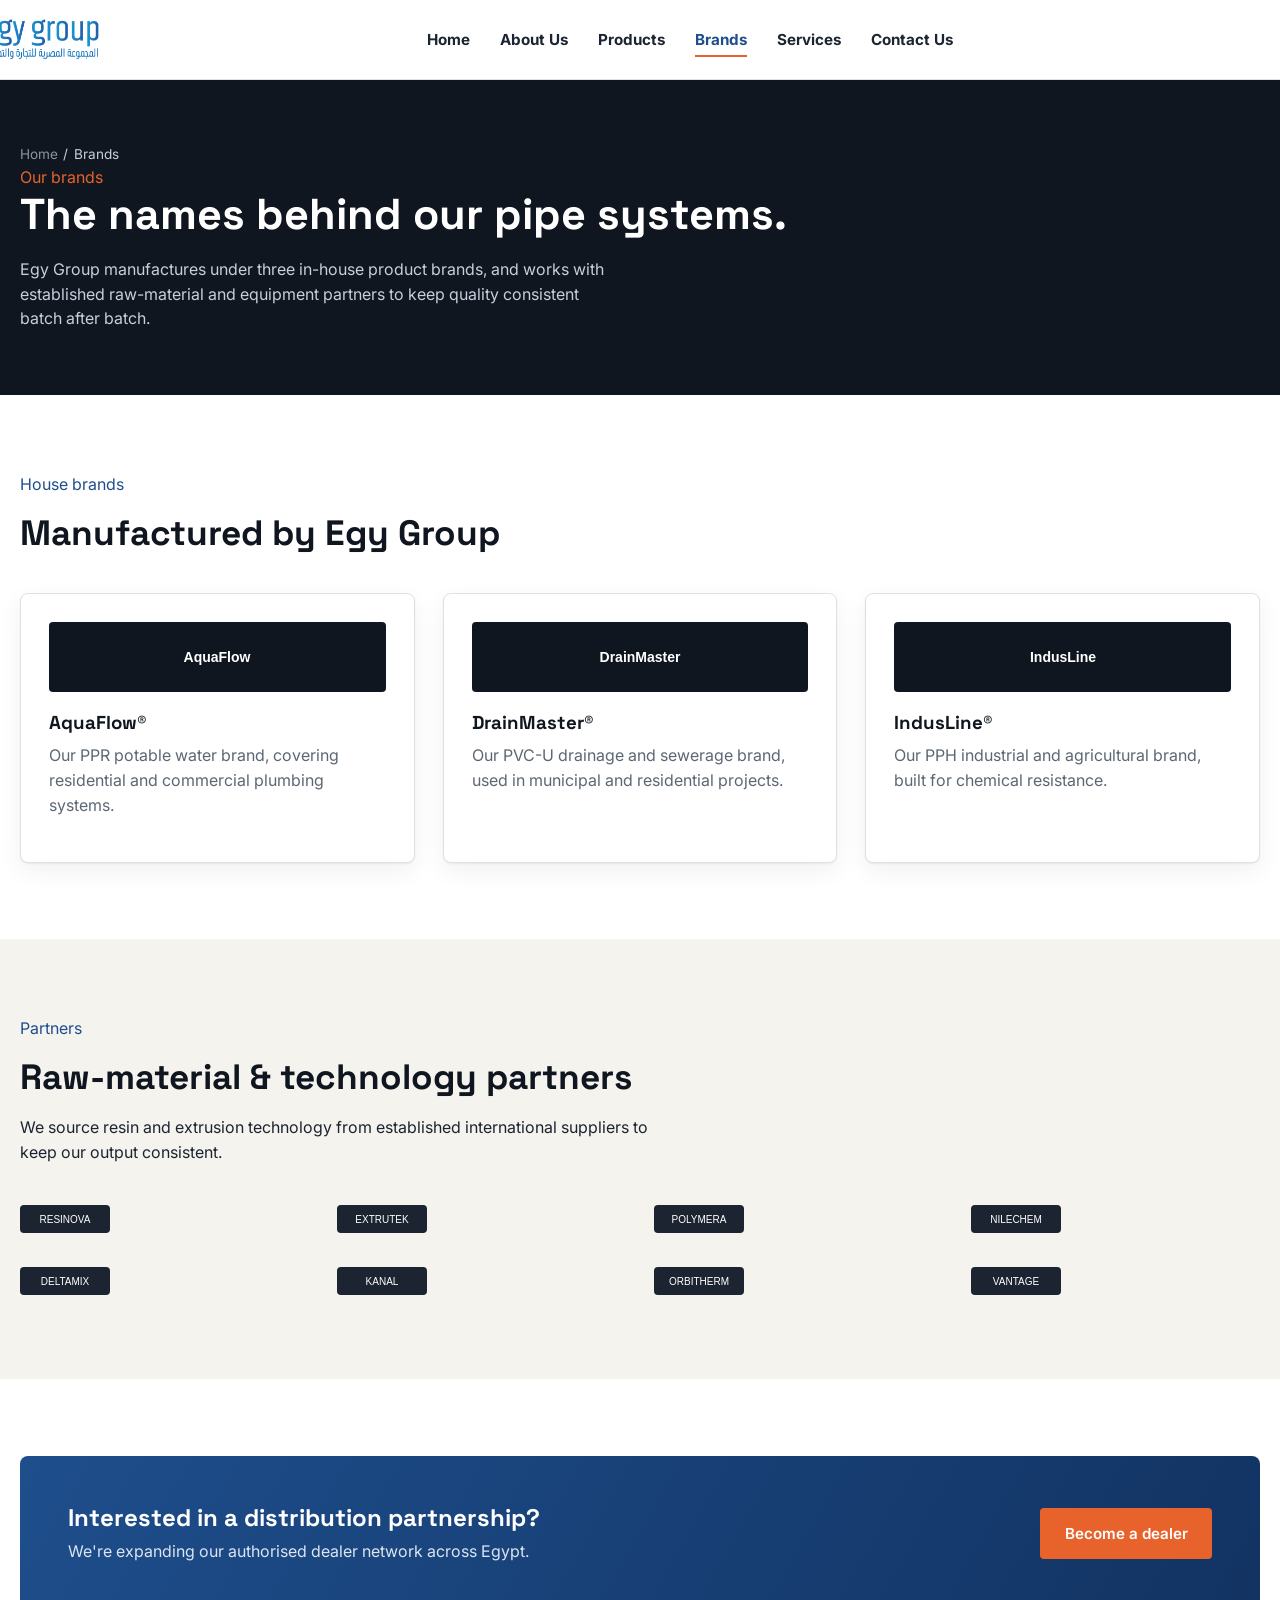
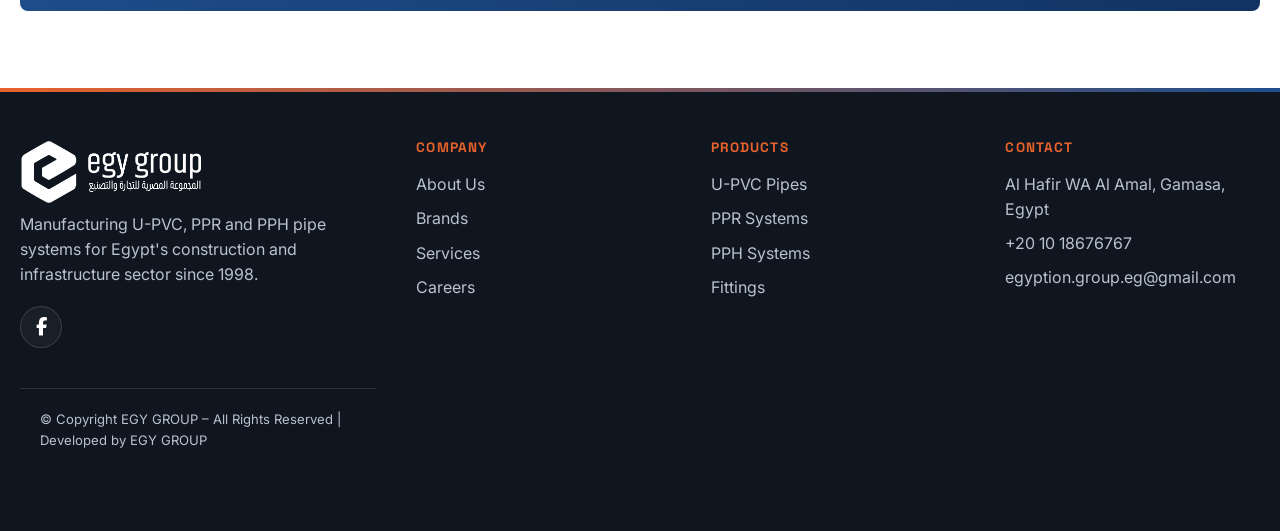
<file: brands.html>
<!doctype html>
<html lang="en">
  <head>
    <meta charset="UTF-8" />
    <meta name="viewport" content="width=device-width, initial-scale=1.0" />
    <title>Brands | Egy Group Company</title>
    <meta
      name="description"
      content="Egy Group's own product brands and the raw-material and technology partners behind our PVC, PPR and PPH pipe systems."
    />
    <link rel="canonical" href="brands.html" />
    <link rel="preconnect" href="https://fonts.googleapis.com" />
    <link rel="preconnect" href="https://fonts.gstatic.com" crossorigin />
    <link
      href="https://fonts.googleapis.com/css2?family=Space+Grotesk:wght@500;700&family=Inter:wght@400;500;600;700&family=Cairo:wght@400;500;600;700&display=swap"
      rel="stylesheet"
    />
    <link
      rel="stylesheet"
      href="https://cdnjs.cloudflare.com/ajax/libs/font-awesome/6.7.2/css/all.min.css"
    />
    <link rel="stylesheet" href="css/style.css" />
  </head>
  <body>
    <a
      class="skip-link"
      href="#main-content"
      data-en="Skip to main content"
      data-ar="الانتقال إلى المحتوى الرئيسي"
      >Skip to main content</a
    >

    <header class="site-header">
      <div class="container header-inner">
        <a class="brand" href="index.html" aria-label="Egy Group Company, home">
          <img
            src="assets/images/egy-group-logo.png"
            alt="Egy Group Logo"
            class="brand-logo"
            data-en-aria="Egy Group Logo"
            data-ar-aria="شعار Egy Group"
          />
        </a>
        <button
          class="nav-toggle"
          type="button"
          aria-expanded="false"
          aria-controls="main-nav"
          aria-label="Toggle navigation menu"
        >
          <svg width="22" height="22" viewBox="0 0 22 22" aria-hidden="true">
            <path
              d="M2 5h18M2 11h18M2 17h18"
              stroke="#1B2430"
              stroke-width="2"
              stroke-linecap="round"
            ></path>
          </svg>
        </button>
        <nav class="main-nav" id="main-nav" aria-label="Primary">
          <ul>
            <li>
              <a href="index.html" data-en="Home" data-ar="الرئيسية">Home</a>
            </li>
            <li>
              <a href="about.html" data-en="About Us" data-ar="من نحن"
                >About Us</a
              >
            </li>
            <li>
              <a href="products.html" data-en="Products" data-ar="المنتجات"
                >Products</a
              >
            </li>
            <li>
              <a href="brands.html" data-en="Brands" data-ar="العلامات التجارية"
                >Brands</a
              >
            </li>
            <li>
              <a href="services.html" data-en="Services" data-ar="خدماتنا"
                >Services</a
              >
            </li>
            <li>
              <a href="contact.html" data-en="Contact Us" data-ar="اتصل بنا"
                >Contact Us</a
              >
            </li>
          </ul>
        </nav>
        <button class="lang-toggle" id="lang-toggle" type="button">
          العربية
        </button>
      </div>
    </header>

    <main id="main-content">
      <section class="page-header">
        <div class="container">
          <p class="breadcrumb">
            <a href="index.html" data-en="Home" data-ar="الرئيسية">Home</a
            ><span aria-hidden="true">/</span
            ><span data-en="Brands" data-ar="العلامات التجارية">Brands</span>
          </p>
          <p class="eyebrow" data-en="Our brands" data-ar="علاماتنا">
            Our brands
          </p>
          <h1
            data-en="The names behind our pipe systems."
            data-ar="الأسماء وراء أنظمة أنابيبنا."
          >
            The names behind our pipe systems.
          </h1>
          <p
            data-en="Egy Group manufactures under three in-house product brands, and works with established raw-material and equipment partners to keep quality consistent batch after batch."
            data-ar="تصنّع Egy Group تحت ثلاث علامات تجارية خاصة بها، وتتعامل مع شركاء موثوقين في الخامات والمعدات للحفاظ على جودة ثابتة في كل دفعة إنتاج."
          >
            Egy Group manufactures under three in-house product brands, and
            works with established raw-material and equipment partners to keep
            quality consistent batch after batch.
          </p>
        </div>
      </section>

      <section
        class="section section-alt"
        aria-labelledby="house-brands-heading"
      >
        <div class="container">
          <div class="section-head">
            <p class="eyebrow" data-en="House brands" data-ar="علاماتنا الخاصة">
              House brands
            </p>
            <h2
              id="house-brands-heading"
              data-en="Manufactured by Egy Group"
              data-ar="من تصنيع Egy Group"
            >
              Manufactured by Egy Group
            </h2>
          </div>
          <div class="grid grid-3">
            <article class="card">
              <div
                style="
                  display: flex;
                  align-items: center;
                  justify-content: center;
                  height: 70px;
                  background: var(--color-ink);
                  border-radius: var(--radius-sm);
                  margin-bottom: 1.25rem;
                "
              >
                <svg
                  width="120"
                  height="30"
                  viewBox="0 0 120 30"
                  aria-label="AquaFlow brand placeholder logo"
                >
                  <text
                    x="60"
                    y="20"
                    font-family="Arial"
                    font-size="14"
                    fill="#fff"
                    text-anchor="middle"
                    font-weight="bold"
                  >
                    AquaFlow
                  </text>
                </svg>
              </div>
              <h3>AquaFlow&reg;</h3>
              <p
                style="color: var(--color-steel)"
                data-en="Our PPR potable water brand, covering residential and commercial plumbing systems."
                data-ar="علامتنا لمياه الشرب من PPR، تغطي أنظمة السباكة السكنية والتجارية."
              >
                Our PPR potable water brand, covering residential and commercial
                plumbing systems.
              </p>
            </article>
            <article class="card">
              <div
                style="
                  display: flex;
                  align-items: center;
                  justify-content: center;
                  height: 70px;
                  background: var(--color-ink);
                  border-radius: var(--radius-sm);
                  margin-bottom: 1.25rem;
                "
              >
                <svg
                  width="120"
                  height="30"
                  viewBox="0 0 120 30"
                  aria-label="DrainMaster brand placeholder logo"
                >
                  <text
                    x="60"
                    y="20"
                    font-family="Arial"
                    font-size="14"
                    fill="#fff"
                    text-anchor="middle"
                    font-weight="bold"
                  >
                    DrainMaster
                  </text>
                </svg>
              </div>
              <h3>DrainMaster&reg;</h3>
              <p
                style="color: var(--color-steel)"
                data-en="Our PVC-U drainage and sewerage brand, used in municipal and residential projects."
                data-ar="علامتنا للصرف والمجاري من PVC-U، تُستخدم في المشاريع البلدية والسكنية."
              >
                Our PVC-U drainage and sewerage brand, used in municipal and
                residential projects.
              </p>
            </article>
            <article class="card">
              <div
                style="
                  display: flex;
                  align-items: center;
                  justify-content: center;
                  height: 70px;
                  background: var(--color-ink);
                  border-radius: var(--radius-sm);
                  margin-bottom: 1.25rem;
                "
              >
                <svg
                  width="120"
                  height="30"
                  viewBox="0 0 120 30"
                  aria-label="IndusLine brand placeholder logo"
                >
                  <text
                    x="60"
                    y="20"
                    font-family="Arial"
                    font-size="14"
                    fill="#fff"
                    text-anchor="middle"
                    font-weight="bold"
                  >
                    IndusLine
                  </text>
                </svg>
              </div>
              <h3>IndusLine&reg;</h3>
              <p
                style="color: var(--color-steel)"
                data-en="Our PPH industrial and agricultural brand, built for chemical resistance."
                data-ar="علامتنا الصناعية والزراعية من PPH، مصممة لمقاومة المواد الكيميائية."
              >
                Our PPH industrial and agricultural brand, built for chemical
                resistance.
              </p>
            </article>
          </div>
        </div>
      </section>

      <section class="section" aria-labelledby="partners-heading">
        <div class="container">
          <div class="section-head">
            <p class="eyebrow" data-en="Partners" data-ar="شركاؤنا">Partners</p>
            <h2
              id="partners-heading"
              data-en="Raw-material &amp; technology partners"
              data-ar="شركاء الخامات والتقنية"
            >
              Raw-material &amp; technology partners
            </h2>
            <p
              data-en="We source resin and extrusion technology from established international suppliers to keep our output consistent."
              data-ar="نستورد الخامات وتقنيات البثق من موردين عالميين موثوقين للحفاظ على ثبات جودة منتجاتنا."
            >
              We source resin and extrusion technology from established
              international suppliers to keep our output consistent.
            </p>
          </div>
          <div class="grid grid-4">
            <div class="brand-tile">
              <svg
                width="90"
                height="28"
                viewBox="0 0 90 28"
                aria-label="Partner placeholder logo Resinova"
              >
                <rect width="90" height="28" rx="4" fill="#1B2430"></rect>
                <text
                  x="45"
                  y="18"
                  font-family="Arial"
                  font-size="10"
                  fill="#fff"
                  text-anchor="middle"
                >
                  RESINOVA
                </text>
              </svg>
            </div>
            <div class="brand-tile">
              <svg
                width="90"
                height="28"
                viewBox="0 0 90 28"
                aria-label="Partner placeholder logo Extrutek"
              >
                <rect width="90" height="28" rx="4" fill="#1B2430"></rect>
                <text
                  x="45"
                  y="18"
                  font-family="Arial"
                  font-size="10"
                  fill="#fff"
                  text-anchor="middle"
                >
                  EXTRUTEK
                </text>
              </svg>
            </div>
            <div class="brand-tile">
              <svg
                width="90"
                height="28"
                viewBox="0 0 90 28"
                aria-label="Partner placeholder logo Polymera"
              >
                <rect width="90" height="28" rx="4" fill="#1B2430"></rect>
                <text
                  x="45"
                  y="18"
                  font-family="Arial"
                  font-size="10"
                  fill="#fff"
                  text-anchor="middle"
                >
                  POLYMERA
                </text>
              </svg>
            </div>
            <div class="brand-tile">
              <svg
                width="90"
                height="28"
                viewBox="0 0 90 28"
                aria-label="Partner placeholder logo NileChem"
              >
                <rect width="90" height="28" rx="4" fill="#1B2430"></rect>
                <text
                  x="45"
                  y="18"
                  font-family="Arial"
                  font-size="10"
                  fill="#fff"
                  text-anchor="middle"
                >
                  NILECHEM
                </text>
              </svg>
            </div>
            <div class="brand-tile">
              <svg
                width="90"
                height="28"
                viewBox="0 0 90 28"
                aria-label="Partner placeholder logo Deltamix"
              >
                <rect width="90" height="28" rx="4" fill="#1B2430"></rect>
                <text
                  x="45"
                  y="18"
                  font-family="Arial"
                  font-size="10"
                  fill="#fff"
                  text-anchor="middle"
                >
                  DELTAMIX
                </text>
              </svg>
            </div>
            <div class="brand-tile">
              <svg
                width="90"
                height="28"
                viewBox="0 0 90 28"
                aria-label="Partner placeholder logo Kanal"
              >
                <rect width="90" height="28" rx="4" fill="#1B2430"></rect>
                <text
                  x="45"
                  y="18"
                  font-family="Arial"
                  font-size="10"
                  fill="#fff"
                  text-anchor="middle"
                >
                  KANAL
                </text>
              </svg>
            </div>
            <div class="brand-tile">
              <svg
                width="90"
                height="28"
                viewBox="0 0 90 28"
                aria-label="Partner placeholder logo Orbitherm"
              >
                <rect width="90" height="28" rx="4" fill="#1B2430"></rect>
                <text
                  x="45"
                  y="18"
                  font-family="Arial"
                  font-size="10"
                  fill="#fff"
                  text-anchor="middle"
                >
                  ORBITHERM
                </text>
              </svg>
            </div>
            <div class="brand-tile">
              <svg
                width="90"
                height="28"
                viewBox="0 0 90 28"
                aria-label="Partner placeholder logo Vantage"
              >
                <rect width="90" height="28" rx="4" fill="#1B2430"></rect>
                <text
                  x="45"
                  y="18"
                  font-family="Arial"
                  font-size="10"
                  fill="#fff"
                  text-anchor="middle"
                >
                  VANTAGE
                </text>
              </svg>
            </div>
          </div>
        </div>
      </section>

      <section class="section section-alt">
        <div class="container">
          <div class="cta-band">
            <div>
              <h2
                data-en="Interested in a distribution partnership?"
                data-ar="مهتم بشراكة توزيع؟"
              >
                Interested in a distribution partnership?
              </h2>
              <p
                data-en="We're expanding our authorised dealer network across Egypt."
                data-ar="نوسّع شبكة موزعينا المعتمدين في جميع أنحاء مصر."
              >
                We're expanding our authorised dealer network across Egypt.
              </p>
            </div>
            <a
              class="btn btn-primary"
              href="contact.html"
              data-en="Become a dealer"
              data-ar="كن موزعًا"
              >Become a dealer</a
            >
          </div>
        </div>
      </section>
    </main>

     <footer class="site-footer">
      <div class="container footer-top">
        <div class="footer-col">
          <a
            class="brand"
            href="index.html"
            aria-label="Egy Group Company, home"
          >
            <img
              src="assets/images/egy-group-white.png"
              alt="Egy Group Logo"
              class="footer-brand-logo"
              data-en-aria="Egy Group Logo"
              data-ar-aria="شعار Egy Group"
            />
          </a>
          <p
            data-en="Manufacturing U-PVC, PPR and PPH pipe systems for Egypt's construction and infrastructure sector since 1998."
            data-ar="نصنّع أنظمة أنابيب U-PVC و PPR و PPH لقطاع الإنشاءات والبنية التحتية في مصر منذ عام 1998."
          >
            Manufacturing U-PVC, PPR and PPH pipe systems for Egypt's
            construction and infrastructure sector since 1998.
          </p>
          <div class="social-links">
            <a
              href="https://www.facebook.com/EgyGroup.official/"
              target="_blank"
              rel="noopener noreferrer"
              aria-label="Facebook"
            >
              <i class="fab fa-facebook-f"></i>
            </a>
          </div>
        </div>
        <div class="footer-col">
          <h4 data-en="Company" data-ar="الشركة">Company</h4>
          <ul>
            <li>
              <a href="about.html" data-en="About Us" data-ar="من نحن"
                >About Us</a
              >
            </li>
            <li>
              <a href="brands.html" data-en="Brands" data-ar="العلامات التجارية"
                >Brands</a
              >
            </li>
            <li>
              <a href="services.html" data-en="Services" data-ar="خدماتنا"
                >Services</a
              >
            </li>
            <li>
              <a href="contact.html" data-en="Careers" data-ar="الوظائف"
                >Careers</a
              >
            </li>
          </ul>
        </div>
        <div class="footer-col">
          <h4 data-en="Products" data-ar="المنتجات">Products</h4>
          <ul>
            <li>
              <a
                href="products.html#pvc"
                data-en="U-PVC Pipes"
                data-ar="أنابيب U-PVC"
                >U-PVC Pipes</a
              >
            </li>
            <li>
              <a
                href="products.html#ppr"
                data-en="PPR Systems"
                data-ar="أنظمة PPR"
                >PPR Systems</a
              >
            </li>
            <li>
              <a
                href="products.html#pph"
                data-en="PPH Systems"
                data-ar="أنظمة PPH"
                >PPH Systems</a
              >
            </li>
            <li>
              <a
                href="products.html#fittings"
                data-en="Fittings"
                data-ar="الوصلات"
                >Fittings</a
              >
            </li>
          </ul>
        </div>
        <div class="footer-col">
  <h4 data-en="Contact" data-ar="التواصل">Contact</h4>

  <ul>
    <li
      data-en="Al Hafir WA Al Amal, Gamasa, Egypt"
      data-ar="الحفير والأمل، جمصة، المنطقة الصناعية، مصر"
    >
      Al Hafir WA Al Amal, Gamasa, Egypt
    </li>

    <li>
      <a href="tel:+201018676767" class="contact-number">
        +20 10 18676767
      </a>
    </li>

    <li>
      <a href="mailto:egyption.group.eg@gmail.com" class="contact-email">
        egyption.group.eg@gmail.com
      </a>
    </li>
  </ul>
</div>
      <div class="container footer-bottom">
        <p
          data-en="© Copyright EGY GROUP – All Rights Reserved  |  Developed by EGY GROUP"
          data-ar="© Copyright EGY GROUP – All Rights Reserved  |  Developed by EGY GROUP"
        >
          &copy; 2026 Egy Group Company for Trade &amp; Manufacturing. All
          rights reserved.
        </p>
      </div>
    </footer>

    <script src="js/i18n.js"></script>
    <script src="js/main.js"></script>
  </body>
</html>
</file>
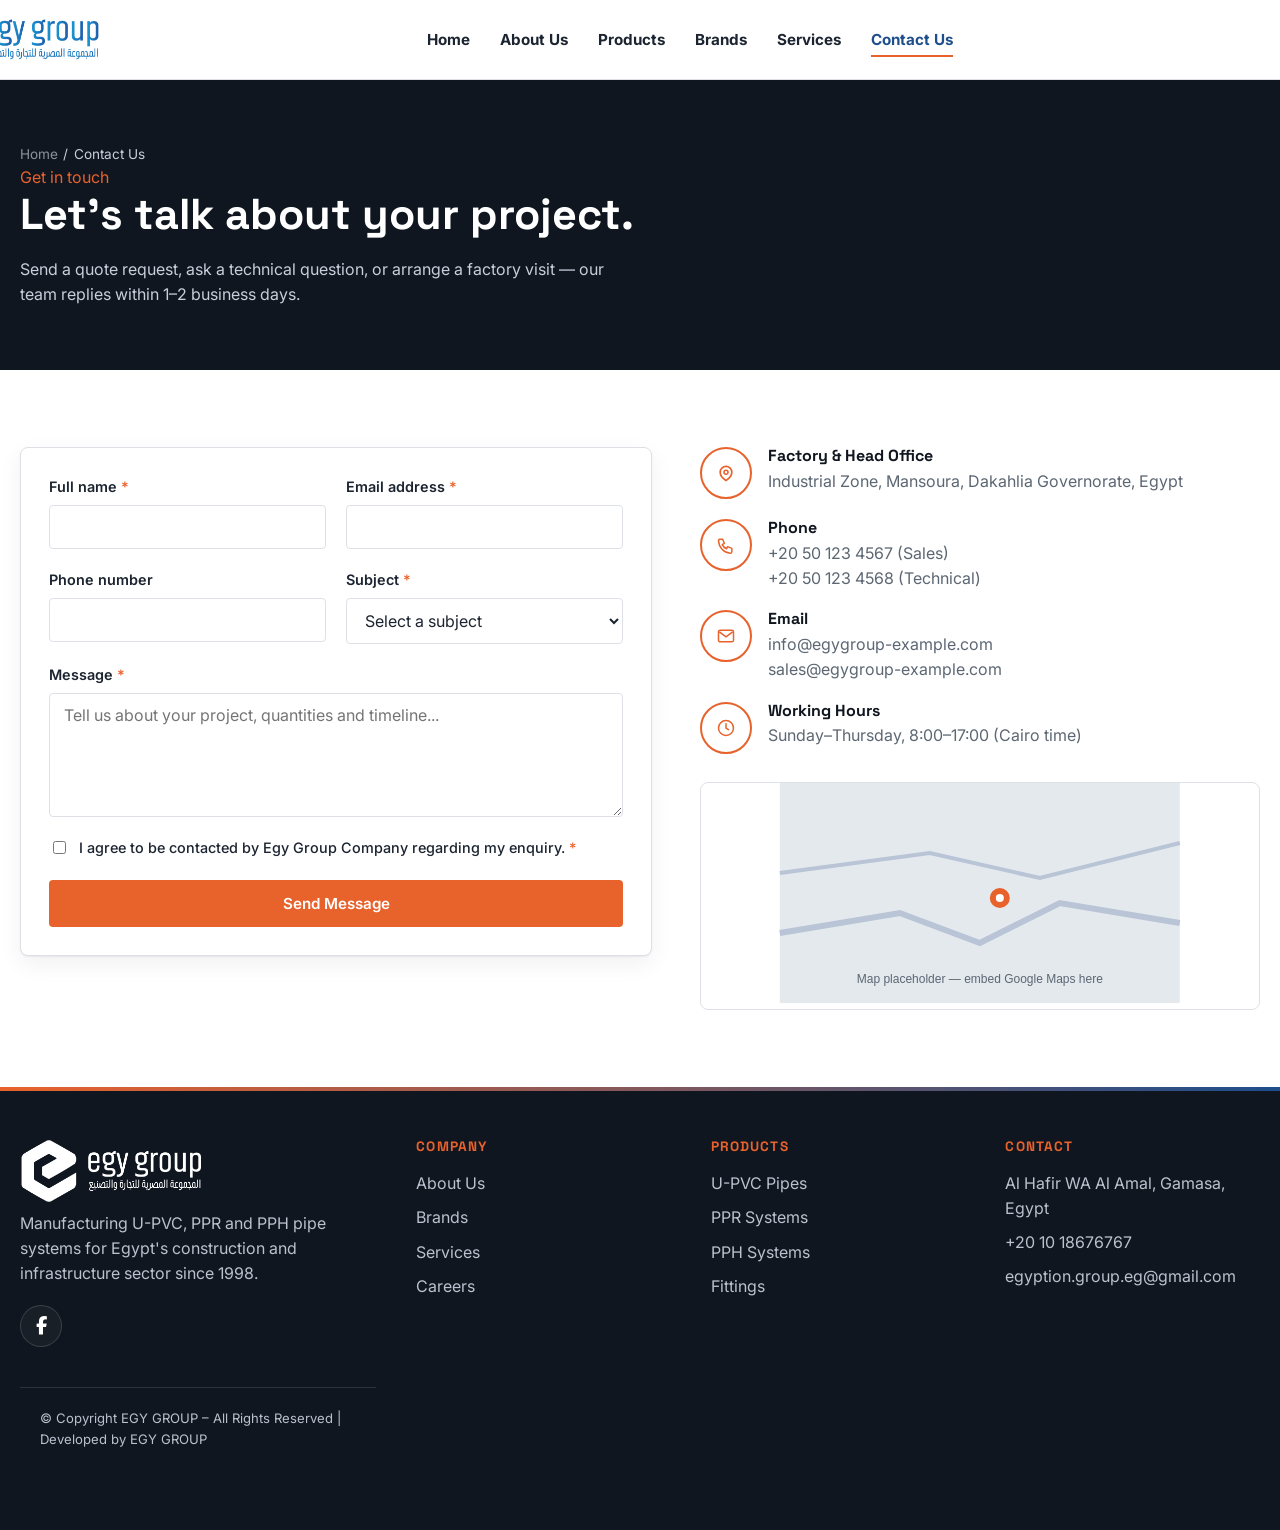
<file: contact.html>
<!doctype html>
<html lang="en">
  <head>
    <meta charset="UTF-8" />
    <meta name="viewport" content="width=device-width, initial-scale=1.0" />
    <title>Contact Us | Egy Group Company</title>
    <meta
      name="description"
      content="Contact Egy Group Company for quotes, technical support or distribution enquiries. Reach our Mansoura, Egypt office by phone, email or the form below."
    />
    <link rel="canonical" href="contact.html" />
    <link rel="preconnect" href="https://fonts.googleapis.com" />
    <link rel="preconnect" href="https://fonts.gstatic.com" crossorigin />
    <link
      href="https://fonts.googleapis.com/css2?family=Space+Grotesk:wght@500;700&family=Inter:wght@400;500;600;700&family=Cairo:wght@400;500;600;700&display=swap"
      rel="stylesheet"
    />
    <link
      rel="stylesheet"
      href="https://cdnjs.cloudflare.com/ajax/libs/font-awesome/6.7.2/css/all.min.css"
    />
    <link rel="stylesheet" href="css/style.css" />
  </head>
  <body>
    <a
      class="skip-link"
      href="#main-content"
      data-en="Skip to main content"
      data-ar="الانتقال إلى المحتوى الرئيسي"
      >Skip to main content</a
    >

    <header class="site-header">
      <div class="container header-inner">
        <a class="brand" href="index.html" aria-label="Egy Group Company, home">
          <img
            src="assets/images/egy-group-logo.png"
            alt="Egy Group Logo"
            class="brand-logo"
            data-en-aria="Egy Group Logo"
            data-ar-aria="شعار Egy Group"
          />
        </a>
        <button
          class="nav-toggle"
          type="button"
          aria-expanded="false"
          aria-controls="main-nav"
          aria-label="Toggle navigation menu"
        >
          <svg width="22" height="22" viewBox="0 0 22 22" aria-hidden="true">
            <path
              d="M2 5h18M2 11h18M2 17h18"
              stroke="#1B2430"
              stroke-width="2"
              stroke-linecap="round"
            ></path>
          </svg>
        </button>
        <nav class="main-nav" id="main-nav" aria-label="Primary">
          <ul>
            <li>
              <a href="index.html" data-en="Home" data-ar="الرئيسية">Home</a>
            </li>
            <li>
              <a href="about.html" data-en="About Us" data-ar="من نحن"
                >About Us</a
              >
            </li>
            <li>
              <a href="products.html" data-en="Products" data-ar="المنتجات"
                >Products</a
              >
            </li>
            <li>
              <a href="brands.html" data-en="Brands" data-ar="العلامات التجارية"
                >Brands</a
              >
            </li>
            <li>
              <a href="services.html" data-en="Services" data-ar="خدماتنا"
                >Services</a
              >
            </li>
            <li>
              <a href="contact.html" data-en="Contact Us" data-ar="اتصل بنا"
                >Contact Us</a
              >
            </li>
          </ul>
        </nav>
        <button class="lang-toggle" id="lang-toggle" type="button">
          العربية
        </button>
      </div>
    </header>

    <main id="main-content">
      <section class="page-header">
        <div class="container">
          <p class="breadcrumb">
            <a href="index.html" data-en="Home" data-ar="الرئيسية">Home</a
            ><span aria-hidden="true">/</span
            ><span data-en="Contact Us" data-ar="اتصل بنا">Contact Us</span>
          </p>
          <p class="eyebrow" data-en="Get in touch" data-ar="لنتواصل">
            Get in touch
          </p>
          <h1
            data-en="Let's talk about your project."
            data-ar="لنتحدث عن مشروعك."
          >
            Let's talk about your project.
          </h1>
          <p
            data-en="Send a quote request, ask a technical question, or arrange a factory visit — our team replies within 1–2 business days."
            data-ar="أرسل طلب عرض سعر، أو استفسارًا فنيًا، أو رتّب زيارة للمصنع — يرد فريقنا خلال يوم إلى يومي عمل."
          >
            Send a quote request, ask a technical question, or arrange a factory
            visit &mdash; our team replies within 1&ndash;2 business days.
          </p>
        </div>
      </section>

      <section class="section section-alt" aria-labelledby="contact-heading">
        <div
          class="container grid grid-2"
          style="gap: 3rem; align-items: flex-start"
        >
          <div>
            <h2
              id="contact-heading"
              class="visually-hidden"
              data-en="Contact form"
              data-ar="نموذج التواصل"
            >
              Contact form
            </h2>
            <div class="card">
              <div
                id="form-status"
                class="form-status"
                role="status"
                aria-live="polite"
              ></div>
              <form id="contact-form" class="form-grid" novalidate>
                <div class="form-row">
                  <div class="field">
                    <label for="name"
                      ><span data-en="Full name" data-ar="الاسم بالكامل"
                        >Full name</span
                      >
                      <span class="required" aria-hidden="true">*</span></label
                    >
                    <input
                      type="text"
                      id="name"
                      name="name"
                      autocomplete="name"
                      required
                      aria-required="true"
                      aria-describedby="name-error"
                    />
                    <span
                      class="field-error"
                      id="name-error"
                      data-en="Please enter your full name (min. 2 characters)."
                      data-ar="من فضلك أدخل اسمك بالكامل (حرفان على الأقل)."
                      >Please enter your full name (min. 2 characters).</span
                    >
                  </div>
                  <div class="field">
                    <label for="email"
                      ><span data-en="Email address" data-ar="البريد الإلكتروني"
                        >Email address</span
                      >
                      <span class="required" aria-hidden="true">*</span></label
                    >
                    <input
                      type="email"
                      id="email"
                      name="email"
                      autocomplete="email"
                      required
                      aria-required="true"
                      aria-describedby="email-error"
                    />
                    <span
                      class="field-error"
                      id="email-error"
                      data-en="Please enter a valid email address."
                      data-ar="من فضلك أدخل بريدًا إلكترونيًا صحيحًا."
                      >Please enter a valid email address.</span
                    >
                  </div>
                </div>
                <div class="form-row">
                  <div class="field">
                    <label
                      for="phone"
                      data-en="Phone number"
                      data-ar="رقم الهاتف"
                      >Phone number</label
                    >
                    <input
                      type="tel"
                      id="phone"
                      name="phone"
                      autocomplete="tel"
                      aria-describedby="phone-error"
                    />
                    <span
                      class="field-error"
                      id="phone-error"
                      data-en="Please enter a valid phone number, or leave blank."
                      data-ar="من فضلك أدخل رقم هاتف صحيح، أو اتركه فارغًا."
                      >Please enter a valid phone number, or leave blank.</span
                    >
                  </div>
                  <div class="field">
                    <label for="subject"
                      ><span data-en="Subject" data-ar="الموضوع">Subject</span>
                      <span class="required" aria-hidden="true">*</span></label
                    >
                    <select
                      id="subject"
                      name="subject"
                      required
                      aria-required="true"
                      aria-describedby="subject-error"
                    >
                      <option
                        value=""
                        data-en="Select a subject"
                        data-ar="اختر الموضوع"
                      >
                        Select a subject
                      </option>
                      <option
                        value="quote"
                        data-en="Request a quote"
                        data-ar="طلب عرض سعر"
                      >
                        Request a quote
                      </option>
                      <option
                        value="technical"
                        data-en="Technical / spec question"
                        data-ar="سؤال فني / عن المواصفات"
                      >
                        Technical / spec question
                      </option>
                      <option
                        value="dealer"
                        data-en="Become a dealer"
                        data-ar="كن موزعًا معتمدًا"
                      >
                        Become a dealer
                      </option>
                      <option
                        value="visit"
                        data-en="Arrange a factory visit"
                        data-ar="ترتيب زيارة للمصنع"
                      >
                        Arrange a factory visit
                      </option>
                      <option value="other" data-en="Other" data-ar="أخرى">
                        Other
                      </option>
                    </select>
                    <span
                      class="field-error"
                      id="subject-error"
                      data-en="Please choose a subject."
                      data-ar="من فضلك اختر موضوعًا."
                      >Please choose a subject.</span
                    >
                  </div>
                </div>
                <div class="field">
                  <label for="message"
                    ><span data-en="Message" data-ar="الرسالة">Message</span>
                    <span class="required" aria-hidden="true">*</span></label
                  >
                  <textarea
                    id="message"
                    name="message"
                    rows="5"
                    required
                    aria-required="true"
                    aria-describedby="message-error"
                    placeholder="Tell us about your project, quantities and timeline..."
                    data-en-placeholder="Tell us about your project, quantities and timeline..."
                    data-ar-placeholder="أخبرنا عن مشروعك، الكميات والجدول الزمني..."
                  ></textarea>
                  <span
                    class="field-error"
                    id="message-error"
                    data-en="Please enter a message of at least 10 characters."
                    data-ar="من فضلك أدخل رسالة لا تقل عن 10 أحرف."
                    >Please enter a message of at least 10 characters.</span
                  >
                </div>
                <div class="field">
                  <label
                    style="
                      flex-direction: row;
                      align-items: flex-start;
                      display: flex;
                      gap: 0.6rem;
                      font-weight: 500;
                    "
                  >
                    <input
                      type="checkbox"
                      id="consent"
                      name="consent"
                      required
                      aria-required="true"
                      aria-describedby="consent-error"
                      style="margin-top: 0.2rem"
                    />
                    <span
                      ><span
                        data-en="I agree to be contacted by Egy Group Company regarding my enquiry."
                        data-ar="أوافق على أن يتواصل معي فريق Egy Group بخصوص استفساري."
                        >I agree to be contacted by Egy Group Company regarding
                        my enquiry.</span
                      >
                      <span class="required" aria-hidden="true">*</span></span
                    >
                  </label>
                  <span
                    class="field-error"
                    id="consent-error"
                    data-en="Please confirm you agree before submitting."
                    data-ar="من فضلك وافق قبل الإرسال."
                    >Please confirm you agree before submitting.</span
                  >
                </div>
                <button
                  type="submit"
                  class="btn btn-primary btn-block"
                  data-en="Send Message"
                  data-ar="إرسال الرسالة"
                >
                  Send Message
                </button>
              </form>
            </div>
          </div>

          <div>
            <div class="contact-info-list">
              <div class="contact-info-item">
                <span class="icon-ring" aria-hidden="true">
                  <svg width="20" height="20" viewBox="0 0 24 24" fill="none">
                    <path
                      d="M12 21s-7-4.5-7-10a7 7 0 0114 0c0 5.5-7 10-7 10z"
                      stroke="currentColor"
                      stroke-width="2"
                      stroke-linejoin="round"
                    ></path>
                    <circle
                      cx="12"
                      cy="11"
                      r="2.4"
                      stroke="currentColor"
                      stroke-width="1.8"
                    ></circle>
                  </svg>
                </span>
                <div>
                  <h3
                    style="margin-bottom: 0.2em; font-size: 1rem"
                    data-en="Factory &amp; Head Office"
                    data-ar="المصنع والمقر الرئيسي"
                  >
                    Factory &amp; Head Office
                  </h3>
                  <p
                    style="margin: 0; color: var(--color-steel)"
                    data-en="Industrial Zone, Mansoura, Dakahlia Governorate, Egypt"
                    data-ar="المنطقة الصناعية، المنصورة، محافظة الدقهلية، مصر"
                  >
                    Industrial Zone, Mansoura, Dakahlia Governorate, Egypt
                  </p>
                </div>
              </div>
              <div class="contact-info-item">
                <span class="icon-ring" aria-hidden="true">
                  <svg width="20" height="20" viewBox="0 0 24 24" fill="none">
                    <path
                      d="M4 5h4l2 5-2.5 1.5a11 11 0 005 5L14 14l5 2v4a2 2 0 01-2 2A16 16 0 013 7a2 2 0 012-2z"
                      stroke="currentColor"
                      stroke-width="1.8"
                      stroke-linejoin="round"
                    ></path>
                  </svg>
                </span>
                <div>
                  <h3
                    style="margin-bottom: 0.2em; font-size: 1rem"
                    data-en="Phone"
                    data-ar="الهاتف"
                  >
                    Phone
                  </h3>
                  <p style="margin: 0; color: var(--color-steel)">
                    +20 50 123 4567
                    <span data-en="(Sales)" data-ar="(المبيعات)">(Sales)</span
                    ><br />+20 50 123 4568
                    <span data-en="(Technical)" data-ar="(الدعم الفني)"
                      >(Technical)</span
                    >
                  </p>
                </div>
              </div>
              <div class="contact-info-item">
                <span class="icon-ring" aria-hidden="true">
                  <svg width="20" height="20" viewBox="0 0 24 24" fill="none">
                    <rect
                      x="3"
                      y="5"
                      width="18"
                      height="14"
                      rx="2"
                      stroke="currentColor"
                      stroke-width="1.8"
                    ></rect>
                    <path
                      d="M4 7l8 6 8-6"
                      stroke="currentColor"
                      stroke-width="1.8"
                      stroke-linejoin="round"
                    ></path>
                  </svg>
                </span>
                <div>
                  <h3
                    style="margin-bottom: 0.2em; font-size: 1rem"
                    data-en="Email"
                    data-ar="البريد الإلكتروني"
                  >
                    Email
                  </h3>
                  <p style="margin: 0; color: var(--color-steel)">
                    info@egygroup-example.com<br />sales@egygroup-example.com
                  </p>
                </div>
              </div>
              <div class="contact-info-item">
                <span class="icon-ring" aria-hidden="true">
                  <svg width="20" height="20" viewBox="0 0 24 24" fill="none">
                    <circle
                      cx="12"
                      cy="12"
                      r="9"
                      stroke="currentColor"
                      stroke-width="1.8"
                    ></circle>
                    <path
                      d="M12 7v5l3 2"
                      stroke="currentColor"
                      stroke-width="1.8"
                      stroke-linecap="round"
                    ></path>
                  </svg>
                </span>
                <div>
                  <h3
                    style="margin-bottom: 0.2em; font-size: 1rem"
                    data-en="Working Hours"
                    data-ar="ساعات العمل"
                  >
                    Working Hours
                  </h3>
                  <p
                    style="margin: 0; color: var(--color-steel)"
                    data-en="Sunday–Thursday, 8:00–17:00 (Cairo time)"
                    data-ar="الأحد–الخميس، 8:00–17:00 (بتوقيت القاهرة)"
                  >
                    Sunday&ndash;Thursday, 8:00&ndash;17:00 (Cairo time)
                  </p>
                </div>
              </div>
            </div>

            <div class="map-placeholder" style="margin-top: 1.75rem">
              <svg
                width="100%"
                height="220"
                viewBox="0 0 400 220"
                role="img"
                aria-label="Placeholder map showing Egy Group factory location in Mansoura, Egypt"
                data-en-aria="Placeholder map showing Egy Group factory location in Mansoura, Egypt"
                data-ar-aria="خريطة تجريبية توضح موقع مصنع Egy Group في المنصورة، مصر"
              >
                <rect width="400" height="220" fill="#E4E9EE"></rect>
                <path
                  d="M0 150 L120 130 L200 160 L280 120 L400 140"
                  stroke="#B9C5D6"
                  stroke-width="6"
                  fill="none"
                ></path>
                <path
                  d="M0 90 L150 70 L260 95 L400 60"
                  stroke="#B9C5D6"
                  stroke-width="4"
                  fill="none"
                ></path>
                <circle cx="220" cy="115" r="10" fill="#E8622C"></circle>
                <circle cx="220" cy="115" r="4" fill="#fff"></circle>
                <text
                  x="200"
                  y="200"
                  font-family="Arial"
                  font-size="12"
                  fill="#5C6773"
                  text-anchor="middle"
                  data-en="Map placeholder — embed Google Maps here"
                  data-ar="مساحة مخصصة للخريطة — أضف خريطة جوجل هنا"
                >
                  Map placeholder &mdash; embed Google Maps here
                </text>
              </svg>
            </div>
          </div>
        </div>
      </section>
    </main>

      <footer class="site-footer">
      <div class="container footer-top">
        <div class="footer-col">
          <a
            class="brand"
            href="index.html"
            aria-label="Egy Group Company, home"
          >
            <img
              src="assets/images/egy-group-white.png"
              alt="Egy Group Logo"
              class="footer-brand-logo"
              data-en-aria="Egy Group Logo"
              data-ar-aria="شعار Egy Group"
            />
          </a>
          <p
            data-en="Manufacturing U-PVC, PPR and PPH pipe systems for Egypt's construction and infrastructure sector since 1998."
            data-ar="نصنّع أنظمة أنابيب U-PVC و PPR و PPH لقطاع الإنشاءات والبنية التحتية في مصر منذ عام 1998."
          >
            Manufacturing U-PVC, PPR and PPH pipe systems for Egypt's
            construction and infrastructure sector since 1998.
          </p>
          <div class="social-links">
            <a
              href="https://www.facebook.com/EgyGroup.official/"
              target="_blank"
              rel="noopener noreferrer"
              aria-label="Facebook"
            >
              <i class="fab fa-facebook-f"></i>
            </a>
          </div>
        </div>
        <div class="footer-col">
          <h4 data-en="Company" data-ar="الشركة">Company</h4>
          <ul>
            <li>
              <a href="about.html" data-en="About Us" data-ar="من نحن"
                >About Us</a
              >
            </li>
            <li>
              <a href="brands.html" data-en="Brands" data-ar="العلامات التجارية"
                >Brands</a
              >
            </li>
            <li>
              <a href="services.html" data-en="Services" data-ar="خدماتنا"
                >Services</a
              >
            </li>
            <li>
              <a href="contact.html" data-en="Careers" data-ar="الوظائف"
                >Careers</a
              >
            </li>
          </ul>
        </div>
        <div class="footer-col">
          <h4 data-en="Products" data-ar="المنتجات">Products</h4>
          <ul>
            <li>
              <a
                href="products.html#pvc"
                data-en="U-PVC Pipes"
                data-ar="أنابيب U-PVC"
                >U-PVC Pipes</a
              >
            </li>
            <li>
              <a
                href="products.html#ppr"
                data-en="PPR Systems"
                data-ar="أنظمة PPR"
                >PPR Systems</a
              >
            </li>
            <li>
              <a
                href="products.html#pph"
                data-en="PPH Systems"
                data-ar="أنظمة PPH"
                >PPH Systems</a
              >
            </li>
            <li>
              <a
                href="products.html#fittings"
                data-en="Fittings"
                data-ar="الوصلات"
                >Fittings</a
              >
            </li>
          </ul>
        </div>
        <div class="footer-col">
  <h4 data-en="Contact" data-ar="التواصل">Contact</h4>

  <ul>
    <li
      data-en="Al Hafir WA Al Amal, Gamasa, Egypt"
      data-ar="الحفير والأمل، جمصة، المنطقة الصناعية، مصر"
    >
      Al Hafir WA Al Amal, Gamasa, Egypt
    </li>

    <li>
      <a href="tel:+201018676767" class="contact-number">
        +20 10 18676767
      </a>
    </li>

    <li>
      <a href="mailto:egyption.group.eg@gmail.com" class="contact-email">
        egyption.group.eg@gmail.com
      </a>
    </li>
  </ul>
</div>
      <div class="container footer-bottom">
        <p
          data-en="© Copyright EGY GROUP – All Rights Reserved  |  Developed by EGY GROUP"
          data-ar="© Copyright EGY GROUP – All Rights Reserved  |  Developed by EGY GROUP"
        >
          &copy; 2026 Egy Group Company for Trade &amp; Manufacturing. All
          rights reserved.
        </p>
      </div>
    </footer>

    <script src="js/i18n.js"></script>
    <script src="js/main.js"></script>
  </body>
</html>
</file>
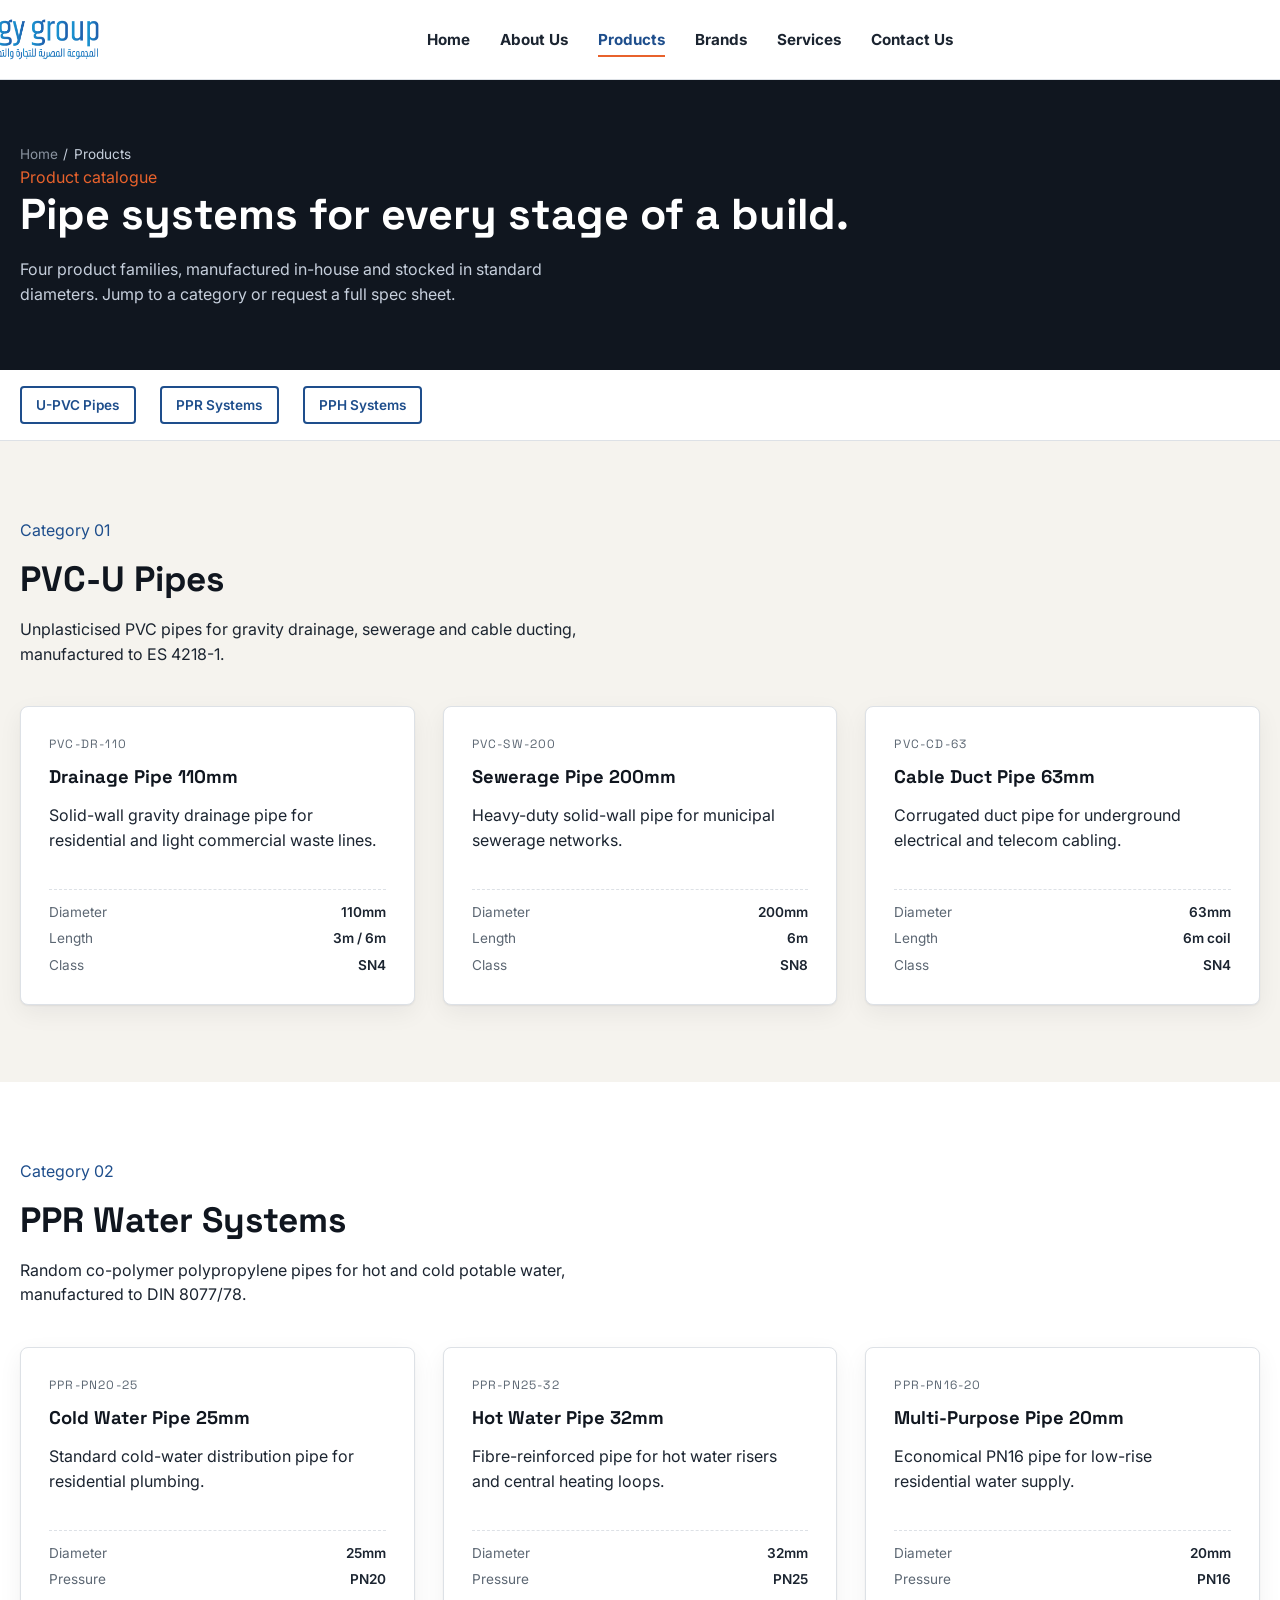
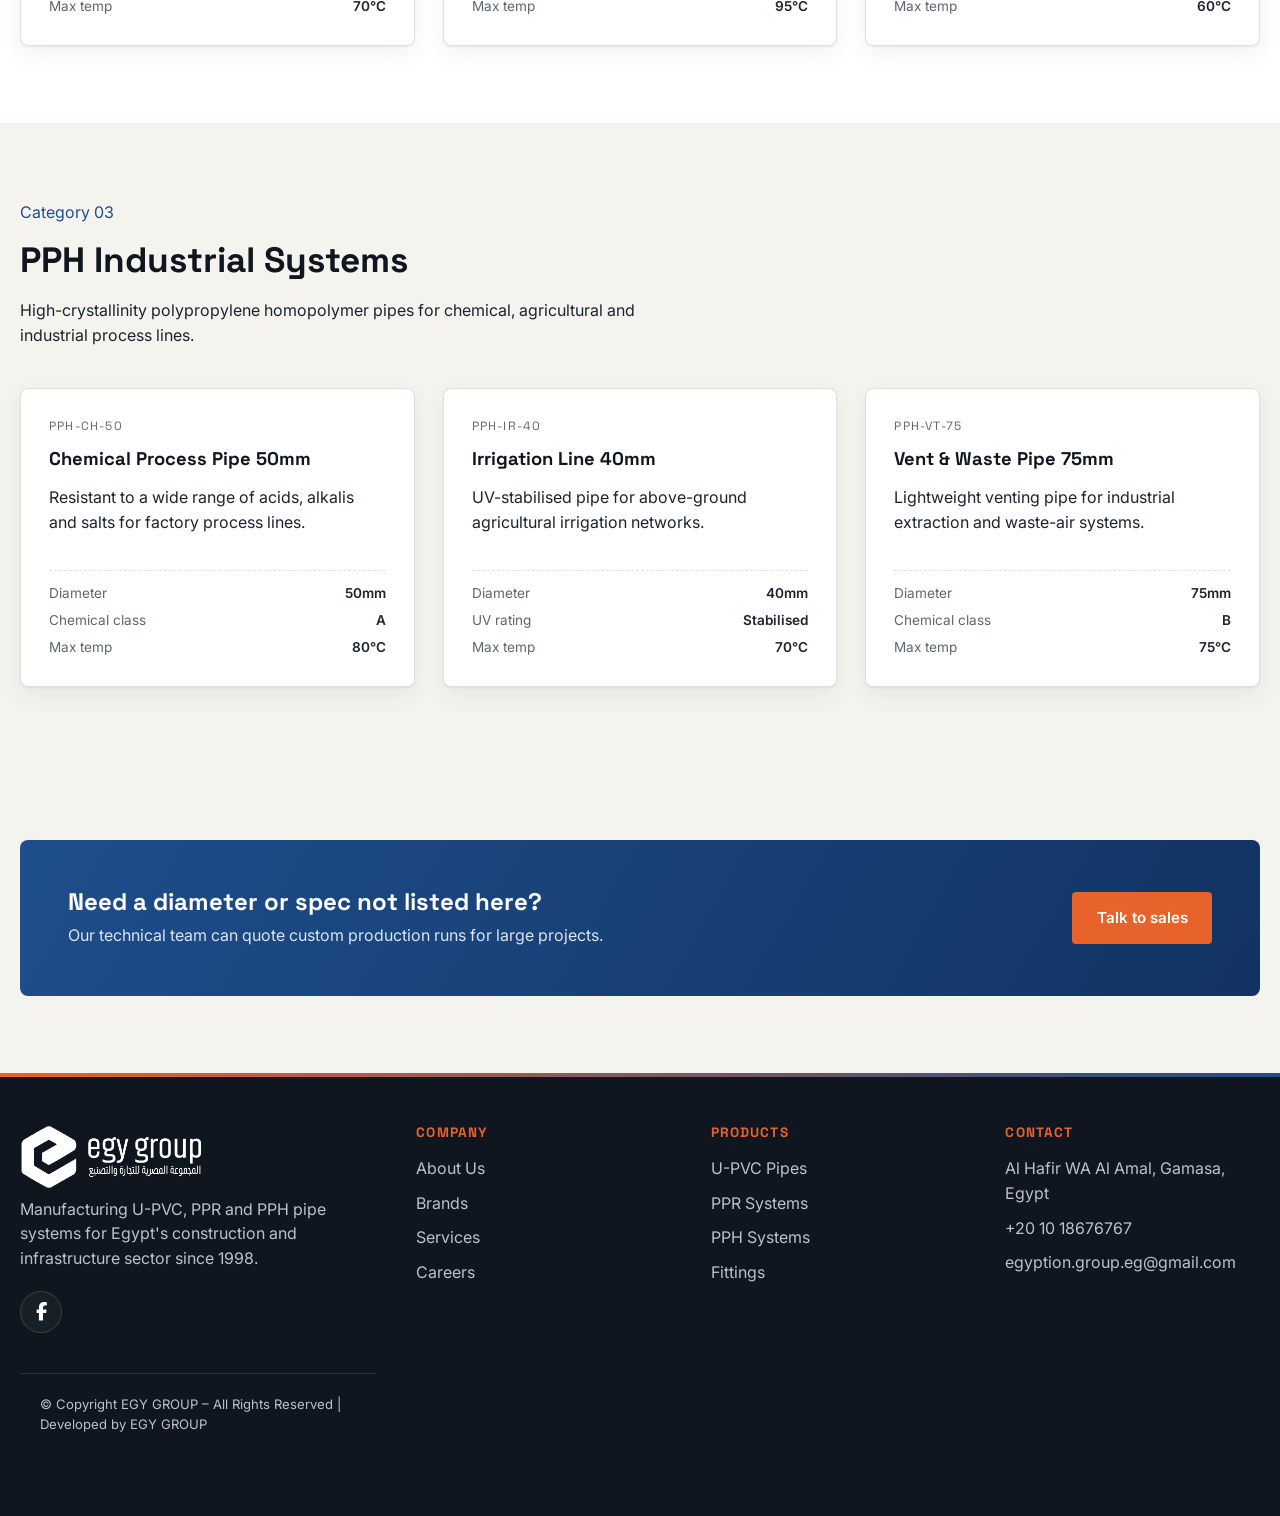
<file: products.html>
<!doctype html>
<html lang="en">
  <head>
    <meta charset="UTF-8" />
    <meta name="viewport" content="width=device-width, initial-scale=1.0" />
    <title>Products | Egy Group Company</title>
    <meta
      name="description"
      content="Browse Egy Group's product range: PVC-U drainage pipes, PPR water systems, PPH industrial lines and pipe fittings, manufactured to ISO and DIN standards."
    />
    <link rel="canonical" href="products.html" />
    <link rel="preconnect" href="https://fonts.googleapis.com" />
    <link rel="preconnect" href="https://fonts.gstatic.com" crossorigin />
    <link
      href="https://fonts.googleapis.com/css2?family=Space+Grotesk:wght@500;700&family=Inter:wght@400;500;600;700&family=Cairo:wght@400;500;600;700&display=swap"
      rel="stylesheet"
    />
    <link
      rel="stylesheet"
      href="https://cdnjs.cloudflare.com/ajax/libs/font-awesome/6.7.2/css/all.min.css"
    />
    <link rel="stylesheet" href="css/style.css" />
  </head>
  <body>
    <a
      class="skip-link"
      href="#main-content"
      data-en="Skip to main content"
      data-ar="الانتقال إلى المحتوى الرئيسي"
      >Skip to main content</a
    >

    <header class="site-header">
      <div class="container header-inner">
        <a class="brand" href="index.html" aria-label="Egy Group Company, home">
          <img
            src="assets/images/egy-group-logo.png"
            alt="Egy Group Logo"
            class="brand-logo"
            data-en-aria="Egy Group Logo"
            data-ar-aria="شعار Egy Group"
          />
        </a>
        <button
          class="nav-toggle"
          type="button"
          aria-expanded="false"
          aria-controls="main-nav"
          aria-label="Toggle navigation menu"
        >
          <svg width="22" height="22" viewBox="0 0 22 22" aria-hidden="true">
            <path
              d="M2 5h18M2 11h18M2 17h18"
              stroke="#1B2430"
              stroke-width="2"
              stroke-linecap="round"
            ></path>
          </svg>
        </button>
        <nav class="main-nav" id="main-nav" aria-label="Primary">
          <ul>
            <li>
              <a href="index.html" data-en="Home" data-ar="الرئيسية">Home</a>
            </li>
            <li>
              <a href="about.html" data-en="About Us" data-ar="من نحن"
                >About Us</a
              >
            </li>
            <li>
              <a href="products.html" data-en="Products" data-ar="المنتجات"
                >Products</a
              >
            </li>
            <li>
              <a href="brands.html" data-en="Brands" data-ar="العلامات التجارية"
                >Brands</a
              >
            </li>
            <li>
              <a href="services.html" data-en="Services" data-ar="خدماتنا"
                >Services</a
              >
            </li>
            <li>
              <a href="contact.html" data-en="Contact Us" data-ar="اتصل بنا"
                >Contact Us</a
              >
            </li>
          </ul>
        </nav>
        <button class="lang-toggle" id="lang-toggle" type="button">
          العربية
        </button>
      </div>
    </header>

    <main id="main-content">
      <section class="page-header">
        <div class="container">
          <p class="breadcrumb">
            <a href="index.html" data-en="Home" data-ar="الرئيسية">Home</a
            ><span aria-hidden="true">/</span
            ><span data-en="Products" data-ar="المنتجات">Products</span>
          </p>
          <p
            class="eyebrow"
            data-en="Product catalogue"
            data-ar="كتالوج المنتجات"
          >
            Product catalogue
          </p>
          <h1
            data-en="Pipe systems for every stage of a build."
            data-ar="أنظمة أنابيب لكل مرحلة من مراحل البناء."
          >
            Pipe systems for every stage of a build.
          </h1>
          <p
            data-en="Four product families, manufactured in-house and stocked in standard diameters. Jump to a category or request a full spec sheet."
            data-ar="أربع فئات منتجات، مُصنّعة داخليًا ومتوفرة بأقطار قياسية. انتقل لأي فئة أو اطلب نشرة مواصفات كاملة."
          >
            Four product families, manufactured in-house and stocked in standard
            diameters. Jump to a category or request a full spec sheet.
          </p>
        </div>
      </section>

      <nav
        aria-label="Product categories"
        class="section-alt"
        style="border-bottom: 1px solid var(--color-line)"
      >
        <div class="container" style="padding-block: 1rem">
          <ul style="display: flex; flex-wrap: wrap; gap: 1.5rem">
            <li>
              <a
                href="#pvc"
                class="btn-outline btn"
                style="padding: 0.4rem 0.9rem; font-size: 0.85rem"
                data-en="U-PVC Pipes"
                data-ar="أنابيب U-PVC"
                ><U-PVC></U-PVC> Pipes</a
              >
            </li>
            <li>
              <a
                href="#ppr"
                class="btn-outline btn"
                style="padding: 0.4rem 0.9rem; font-size: 0.85rem"
                data-en="PPR Systems"
                data-ar="أنظمة PPR"
                >PPR Systems</a
              >
            </li>
            <li>
              <a
                href="#pph"
                class="btn-outline btn"
                style="padding: 0.4rem 0.9rem; font-size: 0.85rem"
                data-en="PPH Systems"
                data-ar="أنظمة PPH"
                >PPH Systems</a
              >
            </li>
          </ul>
        </div>
      </nav>

      <section class="section" id="pvc" aria-labelledby="pvc-heading">
        <div class="container">
          <div class="section-head">
            <p class="eyebrow" data-en="Category 01" data-ar="الفئة 01">
              Category 01
            </p>
            <h2 id="pvc-heading" data-en="PVC-U Pipes" data-ar="أنابيب PVC-U">
              PVC-U Pipes
            </h2>
            <p
              data-en="Unplasticised PVC pipes for gravity drainage, sewerage and cable ducting, manufactured to ES 4218-1."
              data-ar="أنابيب PVC غير مطاطة لخطوط الصرف بالجاذبية والمجاري وحماية الكابلات، مُصنّعة وفق المواصفة ES 4218-1."
            >
              Unplasticised PVC pipes for gravity drainage, sewerage and cable
              ducting, manufactured to ES 4218-1.
            </p>
          </div>
          <div class="grid grid-3">
            <article class="card product-card">
              <span class="spec-code">PVC-DR-110</span>
              <h3 data-en="Drainage Pipe 110mm" data-ar="أنبوب صرف 110 مم">
                Drainage Pipe 110mm
              </h3>
              <p
                data-en="Solid-wall gravity drainage pipe for residential and light commercial waste lines."
                data-ar="أنبوب صرف بجدار مصمت يعمل بالجاذبية لخطوط الصرف السكنية والتجارية الخفيفة."
              >
                Solid-wall gravity drainage pipe for residential and light
                commercial waste lines.
              </p>
              <ul class="spec-list">
                <li>
                  <span data-en="Diameter" data-ar="القطر">Diameter</span>
                  <strong>110mm</strong>
                </li>
                <li>
                  <span data-en="Length" data-ar="الطول">Length</span>
                  <strong>3m / 6m</strong>
                </li>
                <li>
                  <span data-en="Class" data-ar="الفئة">Class</span>
                  <strong>SN4</strong>
                </li>
              </ul>
            </article>
            <article class="card product-card">
              <span class="spec-code">PVC-SW-200</span>
              <h3 data-en="Sewerage Pipe 200mm" data-ar="أنبوب مجاري 200 مم">
                Sewerage Pipe 200mm
              </h3>
              <p
                data-en="Heavy-duty solid-wall pipe for municipal sewerage networks."
                data-ar="أنبوب بجدار مصمت شديد التحمل لشبكات الصرف الصحي البلدية."
              >
                Heavy-duty solid-wall pipe for municipal sewerage networks.
              </p>
              <ul class="spec-list">
                <li>
                  <span data-en="Diameter" data-ar="القطر">Diameter</span>
                  <strong>200mm</strong>
                </li>
                <li>
                  <span data-en="Length" data-ar="الطول">Length</span>
                  <strong>6m</strong>
                </li>
                <li>
                  <span data-en="Class" data-ar="الفئة">Class</span>
                  <strong>SN8</strong>
                </li>
              </ul>
            </article>
            <article class="card product-card">
              <span class="spec-code">PVC-CD-63</span>
              <h3
                data-en="Cable Duct Pipe 63mm"
                data-ar="أنبوب حماية كابلات 63 مم"
              >
                Cable Duct Pipe 63mm
              </h3>
              <p
                data-en="Corrugated duct pipe for underground electrical and telecom cabling."
                data-ar="أنبوب مموج لحماية الكابلات الكهربائية وكابلات الاتصالات تحت الأرض."
              >
                Corrugated duct pipe for underground electrical and telecom
                cabling.
              </p>
              <ul class="spec-list">
                <li>
                  <span data-en="Diameter" data-ar="القطر">Diameter</span>
                  <strong>63mm</strong>
                </li>
                <li>
                  <span data-en="Length" data-ar="الطول">Length</span>
                  <strong>6m coil</strong>
                </li>
                <li>
                  <span data-en="Class" data-ar="الفئة">Class</span>
                  <strong>SN4</strong>
                </li>
              </ul>
            </article>
          </div>
        </div>
      </section>

      <section
        class="section section-alt"
        id="ppr"
        aria-labelledby="ppr-heading"
      >
        <div class="container">
          <div class="section-head">
            <p class="eyebrow" data-en="Category 02" data-ar="الفئة 02">
              Category 02
            </p>
            <h2
              id="ppr-heading"
              data-en="PPR Water Systems"
              data-ar="أنظمة مياه PPR"
            >
              PPR Water Systems
            </h2>
            <p
              data-en="Random co-polymer polypropylene pipes for hot and cold potable water, manufactured to DIN 8077/78."
              data-ar="أنابيب بولي بروبيلين عشوائي متعدد للمياه الساخنة والباردة الصالحة للشرب، مُصنّعة وفق DIN 8077/78."
            >
              Random co-polymer polypropylene pipes for hot and cold potable
              water, manufactured to DIN 8077/78.
            </p>
          </div>
          <div class="grid grid-3">
            <article class="card product-card">
              <span class="spec-code">PPR-PN20-25</span>
              <h3
                data-en="Cold Water Pipe 25mm"
                data-ar="أنبوب مياه باردة 25 مم"
              >
                Cold Water Pipe 25mm
              </h3>
              <p
                data-en="Standard cold-water distribution pipe for residential plumbing."
                data-ar="أنبوب توزيع مياه باردة قياسي للسباكة السكنية."
              >
                Standard cold-water distribution pipe for residential plumbing.
              </p>
              <ul class="spec-list">
                <li>
                  <span data-en="Diameter" data-ar="القطر">Diameter</span>
                  <strong>25mm</strong>
                </li>
                <li>
                  <span data-en="Pressure" data-ar="الضغط">Pressure</span>
                  <strong>PN20</strong>
                </li>
                <li>
                  <span data-en="Max temp" data-ar="أقصى حرارة">Max temp</span>
                  <strong>70&deg;C</strong>
                </li>
              </ul>
            </article>
            <article class="card product-card">
              <span class="spec-code">PPR-PN25-32</span>
              <h3
                data-en="Hot Water Pipe 32mm"
                data-ar="أنبوب مياه ساخنة 32 مم"
              >
                Hot Water Pipe 32mm
              </h3>
              <p
                data-en="Fibre-reinforced pipe for hot water risers and central heating loops."
                data-ar="أنبوب مقوى بالألياف لخطوط المياه الساخنة الصاعدة وحلقات التدفئة المركزية."
              >
                Fibre-reinforced pipe for hot water risers and central heating
                loops.
              </p>
              <ul class="spec-list">
                <li>
                  <span data-en="Diameter" data-ar="القطر">Diameter</span>
                  <strong>32mm</strong>
                </li>
                <li>
                  <span data-en="Pressure" data-ar="الضغط">Pressure</span>
                  <strong>PN25</strong>
                </li>
                <li>
                  <span data-en="Max temp" data-ar="أقصى حرارة">Max temp</span>
                  <strong>95&deg;C</strong>
                </li>
              </ul>
            </article>
            <article class="card product-card">
              <span class="spec-code">PPR-PN16-20</span>
              <h3
                data-en="Multi-Purpose Pipe 20mm"
                data-ar="أنبوب متعدد الاستخدامات 20 مم"
              >
                Multi-Purpose Pipe 20mm
              </h3>
              <p
                data-en="Economical PN16 pipe for low-rise residential water supply."
                data-ar="أنبوب PN16 اقتصادي لإمداد المياه في المباني السكنية المنخفضة."
              >
                Economical PN16 pipe for low-rise residential water supply.
              </p>
              <ul class="spec-list">
                <li>
                  <span data-en="Diameter" data-ar="القطر">Diameter</span>
                  <strong>20mm</strong>
                </li>
                <li>
                  <span data-en="Pressure" data-ar="الضغط">Pressure</span>
                  <strong>PN16</strong>
                </li>
                <li>
                  <span data-en="Max temp" data-ar="أقصى حرارة">Max temp</span>
                  <strong>60&deg;C</strong>
                </li>
              </ul>
            </article>
          </div>
        </div>
      </section>

      <section class="section" id="pph" aria-labelledby="pph-heading">
        <div class="container">
          <div class="section-head">
            <p class="eyebrow" data-en="Category 03" data-ar="الفئة 03">
              Category 03
            </p>
            <h2
              id="pph-heading"
              data-en="PPH Industrial Systems"
              data-ar="أنظمة PPH الصناعية"
            >
              PPH Industrial Systems
            </h2>
            <p
              data-en="High-crystallinity polypropylene homopolymer pipes for chemical, agricultural and industrial process lines."
              data-ar="أنابيب بولي بروبيلين متجانس عالي التبلور لخطوط العمليات الكيميائية والزراعية والصناعية."
            >
              High-crystallinity polypropylene homopolymer pipes for chemical,
              agricultural and industrial process lines.
            </p>
          </div>
          <div class="grid grid-3">
            <article class="card product-card">
              <span class="spec-code">PPH-CH-50</span>
              <h3
                data-en="Chemical Process Pipe 50mm"
                data-ar="أنبوب عمليات كيميائية 50 مم"
              >
                Chemical Process Pipe 50mm
              </h3>
              <p
                data-en="Resistant to a wide range of acids, alkalis and salts for factory process lines."
                data-ar="مقاوم لمجموعة واسعة من الأحماض والقلويات والأملاح لخطوط عمليات المصانع."
              >
                Resistant to a wide range of acids, alkalis and salts for
                factory process lines.
              </p>
              <ul class="spec-list">
                <li>
                  <span data-en="Diameter" data-ar="القطر">Diameter</span>
                  <strong>50mm</strong>
                </li>
                <li>
                  <span data-en="Chemical class" data-ar="الفئة الكيميائية"
                    >Chemical class</span
                  >
                  <strong>A</strong>
                </li>
                <li>
                  <span data-en="Max temp" data-ar="أقصى حرارة">Max temp</span>
                  <strong>80&deg;C</strong>
                </li>
              </ul>
            </article>
            <article class="card product-card">
              <span class="spec-code">PPH-IR-40</span>
              <h3 data-en="Irrigation Line 40mm" data-ar="خط ري 40 مم">
                Irrigation Line 40mm
              </h3>
              <p
                data-en="UV-stabilised pipe for above-ground agricultural irrigation networks."
                data-ar="أنبوب مقاوم للأشعة فوق البنفسجية لشبكات الري الزراعي فوق سطح الأرض."
              >
                UV-stabilised pipe for above-ground agricultural irrigation
                networks.
              </p>
              <ul class="spec-list">
                <li>
                  <span data-en="Diameter" data-ar="القطر">Diameter</span>
                  <strong>40mm</strong>
                </li>
                <li>
                  <span data-en="UV rating" data-ar="تصنيف الأشعة فوق البنفسجية"
                    >UV rating</span
                  >
                  <strong data-en="Stabilised" data-ar="مقاوم"
                    >Stabilised</strong
                  >
                </li>
                <li>
                  <span data-en="Max temp" data-ar="أقصى حرارة">Max temp</span>
                  <strong>70&deg;C</strong>
                </li>
              </ul>
            </article>
            <article class="card product-card">
              <span class="spec-code">PPH-VT-75</span>
              <h3
                data-en="Vent &amp; Waste Pipe 75mm"
                data-ar="أنبوب تهوية وصرف هواء 75 مم"
              >
                Vent &amp; Waste Pipe 75mm
              </h3>
              <p
                data-en="Lightweight venting pipe for industrial extraction and waste-air systems."
                data-ar="أنبوب تهوية خفيف الوزن لأنظمة الشفط الصناعي وصرف الهواء."
              >
                Lightweight venting pipe for industrial extraction and waste-air
                systems.
              </p>
              <ul class="spec-list">
                <li>
                  <span data-en="Diameter" data-ar="القطر">Diameter</span>
                  <strong>75mm</strong>
                </li>
                <li>
                  <span data-en="Chemical class" data-ar="الفئة الكيميائية"
                    >Chemical class</span
                  >
                  <strong>B</strong>
                </li>
                <li>
                  <span data-en="Max temp" data-ar="أقصى حرارة">Max temp</span>
                  <strong>75&deg;C</strong>
                </li>
              </ul>
            </article>
          </div>
        </div>
      </section>


      <section class="section">
        <div class="container">
          <div class="cta-band">
            <div>
              <h2
                data-en="Need a diameter or spec not listed here?"
                data-ar="محتاج قطر أو مواصفة مش موجودة هنا؟"
              >
                Need a diameter or spec not listed here?
              </h2>
              <p
                data-en="Our technical team can quote custom production runs for large projects."
                data-ar="يقدر فريقنا الفني يعرض سعر لتشغيلات إنتاج مخصصة للمشاريع كبيرة الحجم."
              >
                Our technical team can quote custom production runs for large
                projects.
              </p>
            </div>
            <a
              class="btn btn-primary"
              href="contact.html"
              data-en="Talk to sales"
              data-ar="تواصل مع المبيعات"
              >Talk to sales</a
            >
          </div>
        </div>
      </section>
    </main>

      <footer class="site-footer">
      <div class="container footer-top">
        <div class="footer-col">
          <a
            class="brand"
            href="index.html"
            aria-label="Egy Group Company, home"
          >
            <img
              src="assets/images/egy-group-white.png"
              alt="Egy Group Logo"
              class="footer-brand-logo"
              data-en-aria="Egy Group Logo"
              data-ar-aria="شعار Egy Group"
            />
          </a>
          <p
            data-en="Manufacturing U-PVC, PPR and PPH pipe systems for Egypt's construction and infrastructure sector since 1998."
            data-ar="نصنّع أنظمة أنابيب U-PVC و PPR و PPH لقطاع الإنشاءات والبنية التحتية في مصر منذ عام 1998."
          >
            Manufacturing U-PVC, PPR and PPH pipe systems for Egypt's
            construction and infrastructure sector since 1998.
          </p>
          <div class="social-links">
            <a
              href="https://www.facebook.com/EgyGroup.official/"
              target="_blank"
              rel="noopener noreferrer"
              aria-label="Facebook"
            >
              <i class="fab fa-facebook-f"></i>
            </a>
          </div>
        </div>
        <div class="footer-col">
          <h4 data-en="Company" data-ar="الشركة">Company</h4>
          <ul>
            <li>
              <a href="about.html" data-en="About Us" data-ar="من نحن"
                >About Us</a
              >
            </li>
            <li>
              <a href="brands.html" data-en="Brands" data-ar="العلامات التجارية"
                >Brands</a
              >
            </li>
            <li>
              <a href="services.html" data-en="Services" data-ar="خدماتنا"
                >Services</a
              >
            </li>
            <li>
              <a href="contact.html" data-en="Careers" data-ar="الوظائف"
                >Careers</a
              >
            </li>
          </ul>
        </div>
        <div class="footer-col">
          <h4 data-en="Products" data-ar="المنتجات">Products</h4>
          <ul>
            <li>
              <a
                href="products.html#pvc"
                data-en="U-PVC Pipes"
                data-ar="أنابيب U-PVC"
                >U-PVC Pipes</a
              >
            </li>
            <li>
              <a
                href="products.html#ppr"
                data-en="PPR Systems"
                data-ar="أنظمة PPR"
                >PPR Systems</a
              >
            </li>
            <li>
              <a
                href="products.html#pph"
                data-en="PPH Systems"
                data-ar="أنظمة PPH"
                >PPH Systems</a
              >
            </li>
            <li>
              <a
                href="products.html#fittings"
                data-en="Fittings"
                data-ar="الوصلات"
                >Fittings</a
              >
            </li>
          </ul>
        </div>
        <div class="footer-col">
  <h4 data-en="Contact" data-ar="التواصل">Contact</h4>

  <ul>
    <li
      data-en="Al Hafir WA Al Amal, Gamasa, Egypt"
      data-ar="الحفير والأمل، جمصة، المنطقة الصناعية، مصر"
    >
      Al Hafir WA Al Amal, Gamasa, Egypt
    </li>

    <li>
      <a href="tel:+201018676767" class="contact-number">
        +20 10 18676767
      </a>
    </li>

    <li>
      <a href="mailto:egyption.group.eg@gmail.com" class="contact-email">
        egyption.group.eg@gmail.com
      </a>
    </li>
  </ul>
</div>
      <div class="container footer-bottom">
        <p
          data-en="© Copyright EGY GROUP – All Rights Reserved  |  Developed by EGY GROUP"
          data-ar="© Copyright EGY GROUP – All Rights Reserved  |  Developed by EGY GROUP"
        >
          &copy; 2026 Egy Group Company for Trade &amp; Manufacturing. All
          rights reserved.
        </p>
      </div>
    </footer>

    <script src="js/i18n.js"></script>
    <script src="js/main.js"></script>
  </body>
</html>
</file>
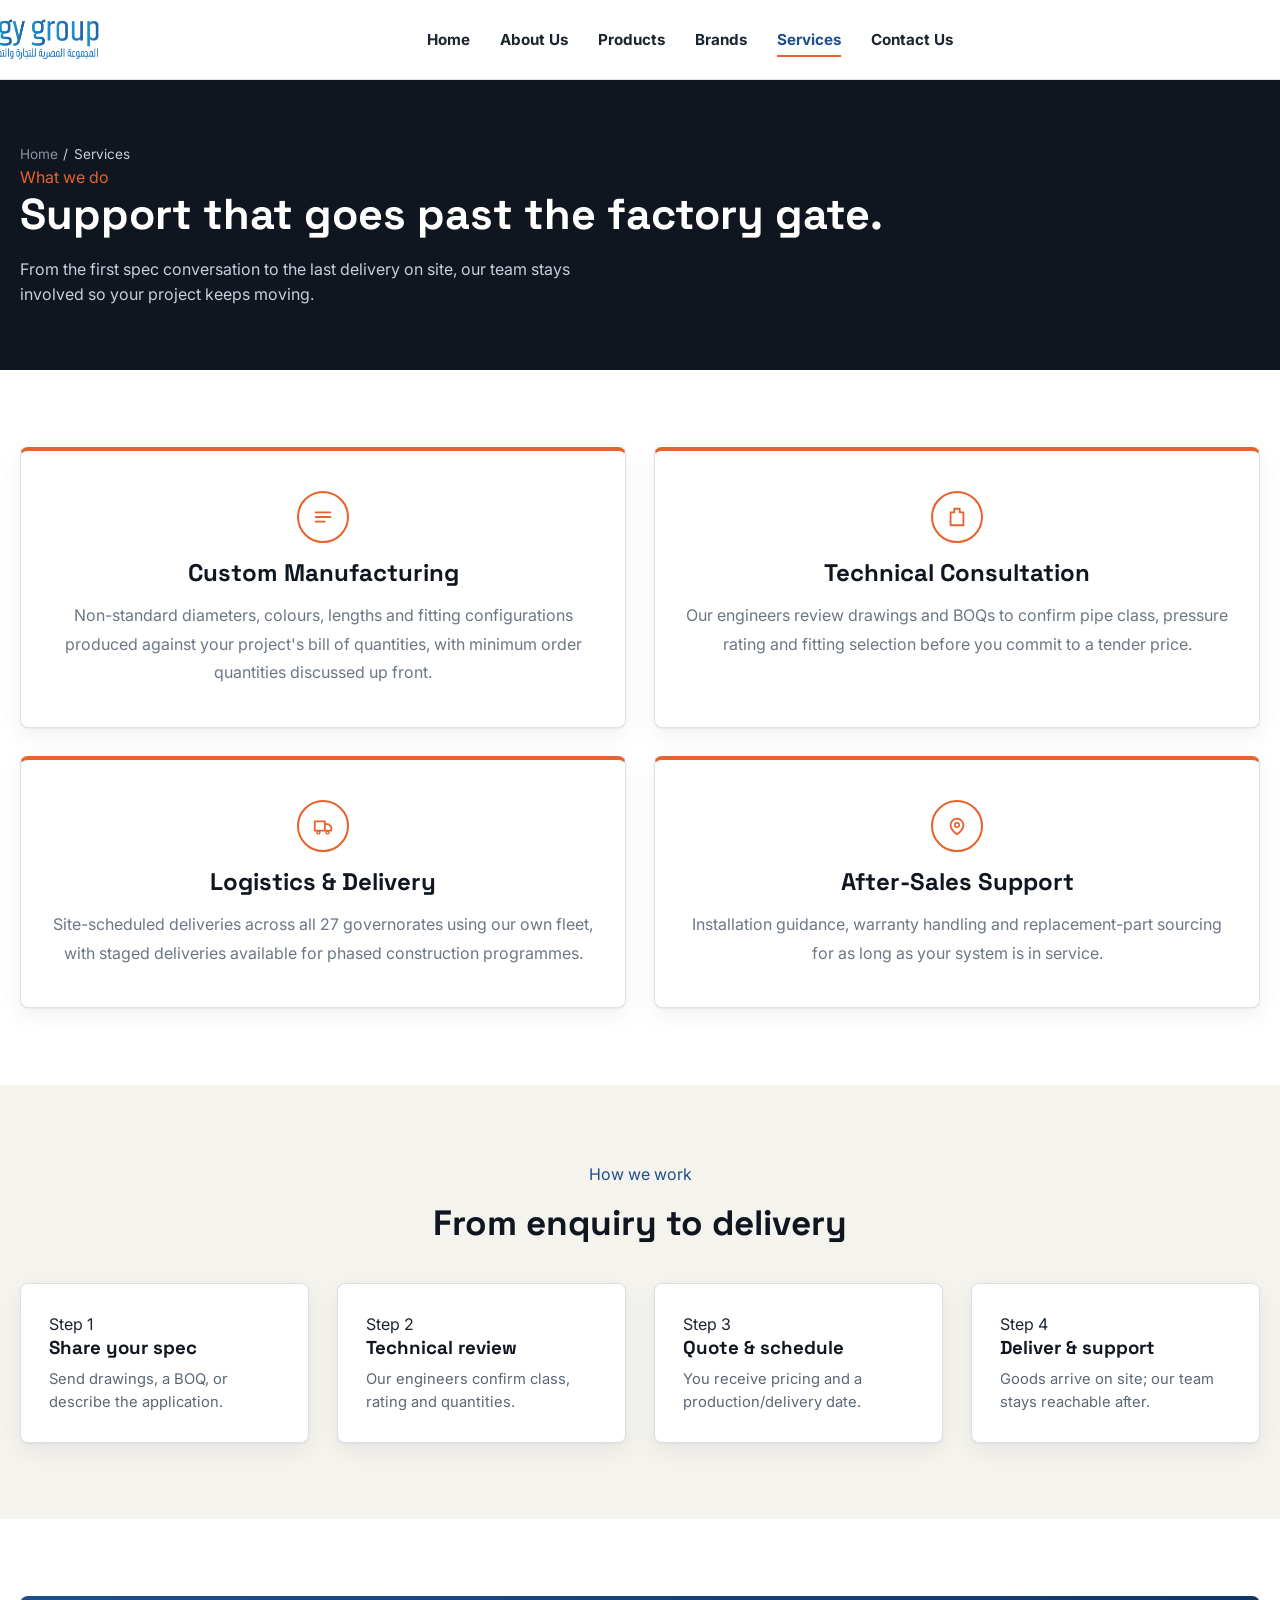
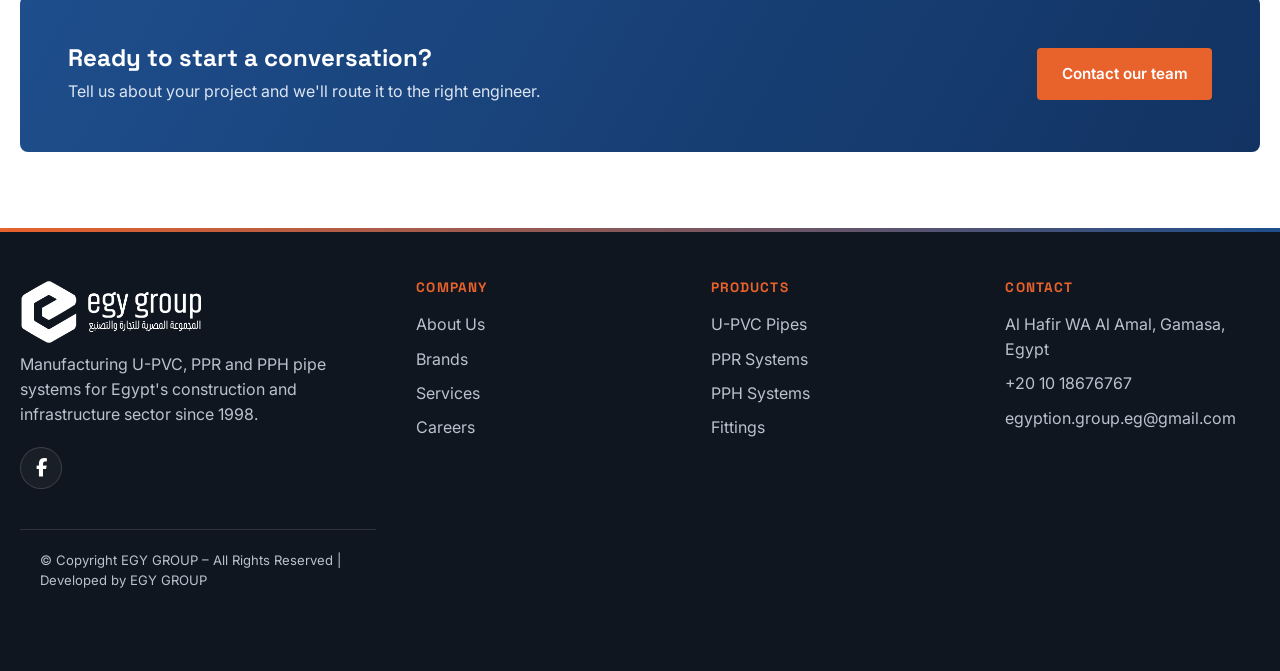
<file: services.html>
<!doctype html>
<html lang="en">
  <head>
    <meta charset="UTF-8" />
    <meta name="viewport" content="width=device-width, initial-scale=1.0" />
    <title>Services | Egy Group Company</title>
    <meta
      name="description"
      content="Egy Group's services: custom pipe manufacturing, technical consultation, logistics and delivery, and after-sales support for construction and industrial clients."
    />
    <link rel="canonical" href="services.html" />
    <link rel="preconnect" href="https://fonts.googleapis.com" />
    <link rel="preconnect" href="https://fonts.gstatic.com" crossorigin />
    <link
      href="https://fonts.googleapis.com/css2?family=Space+Grotesk:wght@500;700&family=Inter:wght@400;500;600;700&family=Cairo:wght@400;500;600;700&display=swap"
      rel="stylesheet"
    />
    <link
      rel="stylesheet"
      href="https://cdnjs.cloudflare.com/ajax/libs/font-awesome/6.7.2/css/all.min.css"
    />
    <link rel="stylesheet" href="css/style.css" />
  </head>
  <body>
    <a
      class="skip-link"
      href="#main-content"
      data-en="Skip to main content"
      data-ar="الانتقال إلى المحتوى الرئيسي"
      >Skip to main content</a
    >

    <header class="site-header">
      <div class="container header-inner">
        <a class="brand" href="index.html" aria-label="Egy Group Company, home">
          <img
            src="assets/images/egy-group-logo.png"
            alt="Egy Group Logo"
            class="brand-logo"
            data-en-aria="Egy Group Logo"
            data-ar-aria="شعار Egy Group"
          />
        </a>
        <button
          class="nav-toggle"
          type="button"
          aria-expanded="false"
          aria-controls="main-nav"
          aria-label="Toggle navigation menu"
        >
          <svg width="22" height="22" viewBox="0 0 22 22" aria-hidden="true">
            <path
              d="M2 5h18M2 11h18M2 17h18"
              stroke="#1B2430"
              stroke-width="2"
              stroke-linecap="round"
            ></path>
          </svg>
        </button>
        <nav class="main-nav" id="main-nav" aria-label="Primary">
          <ul>
            <li>
              <a href="index.html" data-en="Home" data-ar="الرئيسية">Home</a>
            </li>
            <li>
              <a href="about.html" data-en="About Us" data-ar="من نحن"
                >About Us</a
              >
            </li>
            <li>
              <a href="products.html" data-en="Products" data-ar="المنتجات"
                >Products</a
              >
            </li>
            <li>
              <a href="brands.html" data-en="Brands" data-ar="العلامات التجارية"
                >Brands</a
              >
            </li>
            <li>
              <a href="services.html" data-en="Services" data-ar="خدماتنا"
                >Services</a
              >
            </li>
            <li>
              <a href="contact.html" data-en="Contact Us" data-ar="اتصل بنا"
                >Contact Us</a
              >
            </li>
          </ul>
        </nav>
        <button class="lang-toggle" id="lang-toggle" type="button">
          العربية
        </button>
      </div>
    </header>

    <main id="main-content">
      <section class="page-header">
        <div class="container">
          <p class="breadcrumb">
            <a href="index.html" data-en="Home" data-ar="الرئيسية">Home</a
            ><span aria-hidden="true">/</span
            ><span data-en="Services" data-ar="خدماتنا">Services</span>
          </p>
          <p class="eyebrow" data-en="What we do" data-ar="ماذا نقدم">
            What we do
          </p>
          <h1
            data-en="Support that goes past the factory gate."
            data-ar="دعم يمتد لما بعد بوابة المصنع."
          >
            Support that goes past the factory gate.
          </h1>
          <p
            data-en="From the first spec conversation to the last delivery on site, our team stays involved so your project keeps moving."
            data-ar="من أول محادثة عن المواصفات إلى آخر توصيلة للموقع، يظل فريقنا متابعًا لضمان استمرار مشروعك."
          >
            From the first spec conversation to the last delivery on site, our
            team stays involved so your project keeps moving.
          </p>
        </div>
      </section>

      <section
        class="section section-alt"
        aria-labelledby="services-list-heading"
      >
        <div class="container">
          <h2 id="services-list-heading" class="visually-hidden">
            Our services
          </h2>
          <div class="grid grid-2">
            <article class="card service-card">
              <span class="icon-ring" aria-hidden="true">
                <svg width="22" height="22" viewBox="0 0 24 24" fill="none">
                  <path
                    d="M4 7h16M4 12h16M4 17h10"
                    stroke="currentColor"
                    stroke-width="2"
                    stroke-linecap="round"
                  ></path>
                </svg>
              </span>
              <h3 data-en="Custom Manufacturing" data-ar="تصنيع حسب الطلب">
                Custom Manufacturing
              </h3>
              <p
                data-en="Non-standard diameters, colours, lengths and fitting configurations produced against your project's bill of quantities, with minimum order quantities discussed up front."
                data-ar="أقطار وألوان وأطوال وتشكيلات وصلات غير قياسية تُنتج حسب جدول كميات مشروعك، مع الاتفاق على الحد الأدنى للطلب مسبقًا."
              >
                Non-standard diameters, colours, lengths and fitting
                configurations produced against your project's bill of
                quantities, with minimum order quantities discussed up front.
              </p>
            </article>
            <article class="card service-card">
              <span class="icon-ring" aria-hidden="true">
                <svg width="22" height="22" viewBox="0 0 24 24" fill="none">
                  <path
                    d="M9 3v4H5v14h14V7h-4V3H9z"
                    stroke="currentColor"
                    stroke-width="2"
                    stroke-linejoin="round"
                  ></path>
                </svg>
              </span>
              <h3 data-en="Technical Consultation" data-ar="استشارات فنية">
                Technical Consultation
              </h3>
              <p
                data-en="Our engineers review drawings and BOQs to confirm pipe class, pressure rating and fitting selection before you commit to a tender price."
                data-ar="يراجع مهندسونا الرسومات وجداول الكميات لتأكيد فئة الأنابيب وتصنيف الضغط واختيار الوصلات قبل التزامك بسعر العطاء."
              >
                Our engineers review drawings and BOQs to confirm pipe class,
                pressure rating and fitting selection before you commit to a
                tender price.
              </p>
            </article>
            <article class="card service-card">
              <span class="icon-ring" aria-hidden="true">
                <svg width="22" height="22" viewBox="0 0 24 24" fill="none">
                  <path
                    d="M3 7h11v10H3zM14 10h4l3 3v4h-7z"
                    stroke="currentColor"
                    stroke-width="2"
                    stroke-linejoin="round"
                  ></path>
                  <circle
                    cx="7"
                    cy="19"
                    r="1.6"
                    stroke="currentColor"
                    stroke-width="1.6"
                  ></circle>
                  <circle
                    cx="17"
                    cy="19"
                    r="1.6"
                    stroke="currentColor"
                    stroke-width="1.6"
                  ></circle>
                </svg>
              </span>
              <h3
                data-en="Logistics &amp; Delivery"
                data-ar="اللوجستيات والتوصيل"
              >
                Logistics &amp; Delivery
              </h3>
              <p
                data-en="Site-scheduled deliveries across all 27 governorates using our own fleet, with staged deliveries available for phased construction programmes."
                data-ar="توصيل مجدول للمواقع في جميع المحافظات الـ27 بأسطولنا الخاص، مع إمكانية التوصيل على مراحل لبرامج البناء المرحلية."
              >
                Site-scheduled deliveries across all 27 governorates using our
                own fleet, with staged deliveries available for phased
                construction programmes.
              </p>
            </article>
            <article class="card service-card">
              <span class="icon-ring" aria-hidden="true">
                <svg width="22" height="22" viewBox="0 0 24 24" fill="none">
                  <path
                    d="M12 21s-7-4.5-7-10a7 7 0 0114 0c0 5.5-7 10-7 10z"
                    stroke="currentColor"
                    stroke-width="2"
                    stroke-linejoin="round"
                  ></path>
                  <circle
                    cx="12"
                    cy="11"
                    r="2.4"
                    stroke="currentColor"
                    stroke-width="1.8"
                  ></circle>
                </svg>
              </span>
              <h3 data-en="After-Sales Support" data-ar="دعم ما بعد البيع">
                After-Sales Support
              </h3>
              <p
                data-en="Installation guidance, warranty handling and replacement-part sourcing for as long as your system is in service."
                data-ar="إرشادات التركيب، والتعامل مع الضمان، وتوفير قطع الغيار طوال فترة تشغيل نظامك."
              >
                Installation guidance, warranty handling and replacement-part
                sourcing for as long as your system is in service.
              </p>
            </article>
          </div>
        </div>
      </section>

      <section class="section" aria-labelledby="process-heading">
        <div class="container">
          <div class="section-head center">
            <p class="eyebrow" data-en="How we work" data-ar="طريقة عملنا">
              How we work
            </p>
            <h2
              id="process-heading"
              data-en="From enquiry to delivery"
              data-ar="من الاستفسار إلى التوصيل"
            >
              From enquiry to delivery
            </h2>
          </div>
          <div class="grid grid-4">
            <div class="card">
              <span class="spec-code" data-en="Step 1" data-ar="الخطوة 1"
                >Step 1</span
              >
              <h3 data-en="Share your spec" data-ar="شاركنا مواصفاتك">
                Share your spec
              </h3>
              <p
                style="margin: 0; color: var(--color-steel); font-size: 0.92rem"
                data-en="Send drawings, a BOQ, or describe the application."
                data-ar="أرسل الرسومات، أو جدول الكميات، أو صف التطبيق المطلوب."
              >
                Send drawings, a BOQ, or describe the application.
              </p>
            </div>
            <div class="card">
              <span class="spec-code" data-en="Step 2" data-ar="الخطوة 2"
                >Step 2</span
              >
              <h3 data-en="Technical review" data-ar="مراجعة فنية">
                Technical review
              </h3>
              <p
                style="margin: 0; color: var(--color-steel); font-size: 0.92rem"
                data-en="Our engineers confirm class, rating and quantities."
                data-ar="يؤكد مهندسونا الفئة والتصنيف والكميات."
              >
                Our engineers confirm class, rating and quantities.
              </p>
            </div>
            <div class="card">
              <span class="spec-code" data-en="Step 3" data-ar="الخطوة 3"
                >Step 3</span
              >
              <h3 data-en="Quote &amp; schedule" data-ar="عرض السعر والجدولة">
                Quote &amp; schedule
              </h3>
              <p
                style="margin: 0; color: var(--color-steel); font-size: 0.92rem"
                data-en="You receive pricing and a production/delivery date."
                data-ar="تستلم السعر وموعد الإنتاج/التوصيل."
              >
                You receive pricing and a production/delivery date.
              </p>
            </div>
            <div class="card">
              <span class="spec-code" data-en="Step 4" data-ar="الخطوة 4"
                >Step 4</span
              >
              <h3 data-en="Deliver &amp; support" data-ar="التوصيل والدعم">
                Deliver &amp; support
              </h3>
              <p
                style="margin: 0; color: var(--color-steel); font-size: 0.92rem"
                data-en="Goods arrive on site; our team stays reachable after."
                data-ar="تصل البضاعة إلى الموقع؛ ويظل فريقنا متاحًا بعد ذلك."
              >
                Goods arrive on site; our team stays reachable after.
              </p>
            </div>
          </div>
        </div>
      </section>

      <section class="section section-alt">
        <div class="container">
          <div class="cta-band">
            <div>
              <h2
                data-en="Ready to start a conversation?"
                data-ar="جاهز نبدأ الحديث؟"
              >
                Ready to start a conversation?
              </h2>
              <p
                data-en="Tell us about your project and we'll route it to the right engineer."
                data-ar="أخبرنا عن مشروعك وسنوجهه للمهندس المناسب."
              >
                Tell us about your project and we'll route it to the right
                engineer.
              </p>
            </div>
            <a
              class="btn btn-primary"
              href="contact.html"
              data-en="Contact our team"
              data-ar="تواصل مع فريقنا"
              >Contact our team</a
            >
          </div>
        </div>
      </section>
    </main>

      <footer class="site-footer">
      <div class="container footer-top">
        <div class="footer-col">
          <a
            class="brand"
            href="index.html"
            aria-label="Egy Group Company, home"
          >
            <img
              src="assets/images/egy-group-white.png"
              alt="Egy Group Logo"
              class="footer-brand-logo"
              data-en-aria="Egy Group Logo"
              data-ar-aria="شعار Egy Group"
            />
          </a>
          <p
            data-en="Manufacturing U-PVC, PPR and PPH pipe systems for Egypt's construction and infrastructure sector since 1998."
            data-ar="نصنّع أنظمة أنابيب U-PVC و PPR و PPH لقطاع الإنشاءات والبنية التحتية في مصر منذ عام 1998."
          >
            Manufacturing U-PVC, PPR and PPH pipe systems for Egypt's
            construction and infrastructure sector since 1998.
          </p>
          <div class="social-links">
            <a
              href="https://www.facebook.com/EgyGroup.official/"
              target="_blank"
              rel="noopener noreferrer"
              aria-label="Facebook"
            >
              <i class="fab fa-facebook-f"></i>
            </a>
          </div>
        </div>
        <div class="footer-col">
          <h4 data-en="Company" data-ar="الشركة">Company</h4>
          <ul>
            <li>
              <a href="about.html" data-en="About Us" data-ar="من نحن"
                >About Us</a
              >
            </li>
            <li>
              <a href="brands.html" data-en="Brands" data-ar="العلامات التجارية"
                >Brands</a
              >
            </li>
            <li>
              <a href="services.html" data-en="Services" data-ar="خدماتنا"
                >Services</a
              >
            </li>
            <li>
              <a href="contact.html" data-en="Careers" data-ar="الوظائف"
                >Careers</a
              >
            </li>
          </ul>
        </div>
        <div class="footer-col">
          <h4 data-en="Products" data-ar="المنتجات">Products</h4>
          <ul>
            <li>
              <a
                href="products.html#pvc"
                data-en="U-PVC Pipes"
                data-ar="أنابيب U-PVC"
                >U-PVC Pipes</a
              >
            </li>
            <li>
              <a
                href="products.html#ppr"
                data-en="PPR Systems"
                data-ar="أنظمة PPR"
                >PPR Systems</a
              >
            </li>
            <li>
              <a
                href="products.html#pph"
                data-en="PPH Systems"
                data-ar="أنظمة PPH"
                >PPH Systems</a
              >
            </li>
            <li>
              <a
                href="products.html#fittings"
                data-en="Fittings"
                data-ar="الوصلات"
                >Fittings</a
              >
            </li>
          </ul>
        </div>
        <div class="footer-col">
  <h4 data-en="Contact" data-ar="التواصل">Contact</h4>

  <ul>
    <li
      data-en="Al Hafir WA Al Amal, Gamasa, Egypt"
      data-ar="الحفير والأمل، جمصة، المنطقة الصناعية، مصر"
    >
      Al Hafir WA Al Amal, Gamasa, Egypt
    </li>

    <li>
      <a href="tel:+201018676767" class="contact-number">
        +20 10 18676767
      </a>
    </li>

    <li>
      <a href="mailto:egyption.group.eg@gmail.com" class="contact-email">
        egyption.group.eg@gmail.com
      </a>
    </li>
  </ul>
</div>
      <div class="container footer-bottom">
        <p
          data-en="© Copyright EGY GROUP – All Rights Reserved  |  Developed by EGY GROUP"
          data-ar="© Copyright EGY GROUP – All Rights Reserved  |  Developed by EGY GROUP"
        >
          &copy; 2026 Egy Group Company for Trade &amp; Manufacturing. All
          rights reserved.
        </p>
      </div>
    </footer>

    <script src="js/i18n.js"></script>
    <script src="js/main.js"></script>
  </body>
</html>
</file>
<file: css/style.css>
/* ==========================================================================
   Egy Group Company — Stylesheet
   Design tokens: industrial blue + signal orange (pipe-spec palette),
   ring/cross-section motif drawn from extruded pipe stock.
   ========================================================================== */

:root {
  /* Color tokens */
  --color-ink: #10161f;
  --color-charcoal: #1b2430;
  --color-blue: #1e4e8c;
  --color-blue-dark: #123362;
  --color-orange: #e8622c;
  --color-orange-dark: #c24e1f;
  --color-cream: #f5f3ee;
  --color-white: #ffffff;
  --color-steel: #5c6773;
  --color-steel-light: #8a93a0;
  --color-line: #dde1e6;
  --color-success: #2f8f5b;
  --color-danger: #c4362b;

  /* Type tokens */
  --font-display: "Space Grotesk", "Segoe UI", Arial, sans-serif;
  --font-body: "Inter", "Segoe UI", Arial, sans-serif;

  /* Layout tokens */
  --container-w: 1300px;
  --radius-sm: 4px;
  --radius-md: 8px;
  --gap-section: clamp(3rem, 6vw, 6rem);
  --shadow-card:
    0 1px 2px rgba(16, 22, 31, 0.06), 0 8px 24px rgba(16, 22, 31, 0.06);
}

/* ---------- Reset ---------- */
*,
*::before,
*::after {
  box-sizing: border-box;
}
html {
  scroll-behavior: smooth;
}
@media (prefers-reduced-motion: reduce) {
  html {
    scroll-behavior: auto;
  }
  *,
  *::before,
  *::after {
    animation-duration: 0.001ms !important;
    animation-iteration-count: 1 !important;
    transition-duration: 0.001ms !important;
  }
}
body {
  margin: 0;
  font-family: var(--font-body);
  color: var(--color-charcoal);
  background: var(--color-cream);
  line-height: 1.55;
  -webkit-font-smoothing: antialiased;
}
img {
  max-width: 100%;
  display: block;
}
a {
  color: inherit;
  text-decoration: none;
}
ul {
  margin: 0;
  padding: 0;
  list-style: none;
}
h1,
h2,
h3,
h4 {
  font-family: var(--font-display);
  line-height: 1.15;
  margin: 0 0 0.5em;
  color: var(--color-ink);
}
p {
  margin: 0 0 1em;
}
button {
  font-family: inherit;
  cursor: pointer;
}
input,
textarea,
select {
  font-family: inherit;
  font-size: 1rem;
}

:focus-visible {
  outline: 3px solid var(--color-orange);
  outline-offset: 2px;
}

.container {
  width: 100%;
  max-width: var(--container-w);
  margin-inline: auto;
  padding-inline: 1.25rem;
}

.visually-hidden {
  position: absolute;
  width: 1px;
  height: 1px;
  overflow: hidden;
  clip: rect(0 0 0 0);
  white-space: nowrap;
}

.skip-link {
  position: absolute;
  left: 1rem;
  top: -3rem;
  background: var(--color-ink);
  color: var(--color-white);
  padding: 0.6rem 1rem;
  border-radius: var(--radius-sm);
  z-index: 200;
  transition: top 0.15s ease;
}
.skip-link:focus {
  top: 1rem;
}

/* ---------- Buttons ---------- */
.btn {
  display: inline-flex;
  align-items: center;
  gap: 0.5rem;
  padding: 0.75rem 1.4rem;
  border-radius: var(--radius-sm);
  font-weight: 600;
  font-size: 0.95rem;
  border: 2px solid transparent;
  transition:
    transform 0.15s ease,
    background 0.15s ease,
    color 0.15s ease,
    border-color 0.15s ease;
}
.btn:hover {
  transform: translateY(-1px);
}
.btn-primary {
  background: var(--color-orange);
  color: var(--color-white);
}
.btn-primary:hover {
  background: var(--color-orange-dark);
}
.btn-secondary {
  background: transparent;
  color: var(--color-white);
  border-color: rgba(255, 255, 255, 0.55);
}
.btn-secondary:hover {
  border-color: var(--color-white);
}
.btn-outline {
  background: transparent;
  color: var(--color-blue);
  border-color: var(--color-blue);
}
.btn-outline:hover {
  background: var(--color-blue);
  color: var(--color-white);
}
.btn-block {
  width: 100%;
  justify-content: center;
}

/* ---------- Header ---------- */
.site-header {
  position: sticky;
  top: 0;
  z-index: 100;
  height: 80px;
  background: var(--color-white);
  border-bottom: 1px solid var(--color-line);
  display: flex;
  align-items: center;
}
.site-header.is-scrolled {
  box-shadow: 0 4px 16px rgba(16, 22, 31, 0.08);
}
.header-inner {
  display: grid;
  grid-template-columns: 220px 1fr 120px;
  align-items: center;
  height: 90px;
}
.brand {
  display: flex;
  align-items: center;
  flex-shrink: 0;
  justify-self: start;
}
.site-header .brand {
  margin-left: -110px;
}
.brand-logo {
  display: block;
  width: auto;
  height: 65px;
  object-fit: contain;
  transition: transform 0.3s ease;
}

.brand:hover .brand-logo {
  transform: scale(1.03);
}
.brand-mark {
  flex-shrink: 0;
}

.brand-mark img {
  height: 85px;
  width: auto;
  display: block;
}
.brand-tagline {
  display: block;
  font-family: var(--font-body);
  font-weight: 500;
  font-size: 0.65rem;
  letter-spacing: 0.14em;
  text-transform: uppercase;
  color: var(--color-orange);
}

.nav-toggle {
  display: none;
  background: none;
  border: 1px solid var(--color-line);
  border-radius: var(--radius-sm);
  padding: 0.5rem;
  align-items: center;
  justify-content: center;
}

.main-nav ul {
  display: flex;
  align-items: center;
  justify-content: center;
  justify-self: center;
  gap: 30px;
  margin: auto;
}
.main-nav a {
  font-weight: 700;
  font-size: 0.95rem;
  color: var(--color-charcoal);
  padding-block: 0.4rem;
  border-bottom: 2px solid transparent;
  transition:
    color 0.15s ease,
    border-color 0.15s ease;
}
.main-nav a:hover,
.main-nav a[aria-current="page"] {
  color: var(--color-blue);
  border-color: var(--color-orange);
}
.header-cta {
  flex-shrink: 0;
}

@media (max-width: 860px) {
  .nav-toggle {
    display: inline-flex;
  }
  .header-cta {
    display: none;
  }
  .main-nav {
    position: fixed;
    inset: 64px 0 0 0;
    background: var(--color-white);
    transform: translateX(100%);
    transition: transform 0.2s ease;
    overflow-y: auto;
    padding: 1.5rem 1.25rem;
    border-top: 1px solid var(--color-line);
  }
  .main-nav.is-open {
    transform: translateX(0);
  }
  .main-nav ul {
    flex-direction: column;
    align-items: stretch;
    gap: 0;
  }
  .main-nav li {
    border-bottom: 1px solid var(--color-line);
  }
  .main-nav a {
    display: block;
    padding: 0.9rem 0.2rem;
  }
}

/* ---------- Hero ---------- */
.hero {
  position: relative;
  display: flex;
  align-items: center;
  min-height: 720px;
  overflow: hidden;

  background:
    linear-gradient(
      90deg,
      rgba(8, 22, 45, 0.88) 0%,
      rgba(8, 22, 45, 0.75) 28%,
      rgba(8, 22, 45, 0.35) 55%,
      rgba(8, 22, 45, 0.05) 100%
    ),
    url("../assets/images/hero-bg.png") center/cover no-repeat;
}
.hero-rings {
  position: absolute;
  top: 50%;
  right: -8%;
  width: min(620px, 60vw);
  transform: translateY(-50%);
  opacity: 0.9;
  pointer-events: none;
}
.hero-inner {
  width: 620px;
  margin: 0;
  padding: 0;
  color: #fff;
}
.hero h1 {
  margin: 15px 0px;
  color: #fff;
  font-size: 50px;
  font-weight: 700;
  line-height: 1.08;
}
.hero-lede {
  width: 500px;
  color: #e7eef8;
  font-size: 20px;
  line-height: 1.8;
}
.hero-actions {
  display: flex;
  flex-wrap: wrap;
  gap: 0.9rem;
  margin-top: 2rem;
}

/* ---------- Page header (interior pages) ---------- */
.page-header {
  background: var(--color-ink);
  color: var(--color-white);
  padding-block: clamp(2.5rem, 5vw, 4rem);
}
.page-header .eyebrow {
  color: var(--color-orange);
}
.page-header h1 {
  color: var(--color-white);
  font-size: clamp(1.9rem, 3.6vw, 2.7rem);
  margin-bottom: 0.4em;
}
.page-header p {
  color: #c6cfdc;
  max-width: 60ch;
  margin-bottom: 0;
}
.breadcrumb {
  font-size: 0.85rem;
  color: var(--color-steel-light);
  margin-bottom: 1rem;
}
.breadcrumb a {
  color: var(--color-steel-light);
}
.breadcrumb a:hover {
  color: var(--color-white);
}
.breadcrumb span[aria-hidden] {
  margin: 0 0.4em;
}

/* ---------- Sections ---------- */
.section {
  padding-block: var(--gap-section);
}
.section-alt {
  background: var(--color-white);
}
.section-dark {
  background: var(--color-ink);
  color: var(--color-white);
}
.section-dark h2,
.section-dark h3 {
  color: var(--color-white);
}
.section-head {
  max-width: 640px;
  margin-bottom: 2.5rem;
}
.section-head.center {
  margin-inline: auto;
  text-align: center;
}
.section-head h2 {
  font-size: clamp(1.6rem, 3vw, 2.2rem);
}
.section-head .eyebrow {
  color: var(--color-blue);
}
.section-dark .section-head .eyebrow {
  color: var(--color-orange);
}

/* ---------- Grids & Cards ---------- */
.grid {
  display: grid;
  gap: 1.75rem;
}
.grid-2 {
  grid-template-columns: repeat(2, 1fr);
}
.grid-3 {
  grid-template-columns: repeat(3, 1fr);
}
.grid-4 {
  grid-template-columns: repeat(4, 1fr);
}
@media (max-width: 960px) {
  .grid-3,
  .grid-4 {
    grid-template-columns: repeat(2, 1fr);
  }
}
@media (max-width: 640px) {
  .grid-2,
  .grid-3,
  .grid-4 {
    grid-template-columns: 1fr;
  }
}

.card {
  background: var(--color-white);
  border: 1px solid var(--color-line);
  border-radius: var(--radius-md);
  padding: 1.75rem;
  box-shadow: var(--shadow-card);
}
.section-alt .card,
.section .card {
  background: var(--color-white);
}

.icon-ring {
  width: 52px;
  height: 52px;
  border-radius: 50%;
  border: 2px solid var(--color-orange);
  display: inline-flex;
  align-items: center;
  justify-content: center;
  margin-bottom: 1rem;
  color: var(--color-orange);
}

/* Product spec card */
.product-card {
  display: flex;
  flex-direction: column;
  gap: 0.75rem;
}
.product-card .spec-code {
  font-family: var(--font-display);
  font-size: 0.75rem;
  letter-spacing: 0.1em;
  color: var(--color-steel);
  text-transform: uppercase;
}
.product-card h3 {
  font-size: 1.15rem;
  margin-bottom: 0.25rem;
}
.product-card .spec-list {
  border-top: 1px dashed var(--color-line);
  margin-top: 0.5rem;
  padding-top: 0.75rem;
  display: grid;
  gap: 0.35rem;
}
.product-card .spec-list li {
  display: flex;
  justify-content: space-between;
  font-size: 0.85rem;
  color: var(--color-steel);
}
.product-card .spec-list li strong {
  color: var(--color-charcoal);
  font-weight: 600;
}

/* Brand tile */

.brands-grid {
  display: grid;
  grid-template-columns: repeat(4, 1fr);
  gap: 30px;
  margin-top: 3rem;
}

.brand-card {
  background: #fff;
  border: 1px solid var(--color-line);
  border-radius: 18px;
  padding: 32px 24px;
  text-align: center;
  transition: 0.35s;
  cursor: pointer;
  box-shadow: 0 8px 24px rgba(0, 0, 0, 0.05);
}

.brand-card:hover {
  transform: translateY(-8px);
  border-color: var(--color-blue);
  box-shadow: 0 18px 40px rgba(30, 78, 140, 0.15);
}

.brand-card-logo {
  height: 120px;
  display: flex;
  align-items: center;
  justify-content: center;
  margin-bottom: 20px;
  background: #f8fafc;
  border-radius: 14px;
}

.brand-card-logo img {
  max-width: 150px;
  max-height: 80px;
  width: auto;
  height: auto;
  transition: 0.35s;
}

.brand-card:hover .brand-card-logo img {
  transform: scale(1.06);
}

.brand-name {
  margin: 0;
  font-size: 20px;
  font-weight: 700;
  color: var(--color-ink);
}

@media (max-width: 992px) {
  .brands-grid {
    grid-template-columns: repeat(2, 1fr);
  }
}

@media (max-width: 576px) {
  .brands-grid {
    grid-template-columns: 1fr;
  }
}

/* Service card */

.service-card {
  text-align: center;
  padding: 40px 30px;
  border-top: 4px solid var(--color-orange);
  transition: 0.35s ease;
}

.service-card:hover {
  transform: translateY(-8px);
  box-shadow: 0 20px 45px rgba(0, 0, 0, 0.08);
}

.service-icon {
  width: 72px;
  height: 72px;
  margin: 0 auto 22px;
  border-radius: 50%;
  background: #eef4fb;
  display: flex;
  align-items: center;
  justify-content: center;
  font-size: 34px;
  transition: 0.35s;
}

.service-card:hover .service-icon {
  background: var(--color-blue);
  transform: rotate(8deg) scale(1.08);
}

.service-card h3 {
  margin-bottom: 14px;
  font-size: 24px;
}

.service-card p {
  color: #6d7784;
  line-height: 1.8;
  margin: 0;
}

/* Values list */
.value-item {
  display: flex;
  gap: 1rem;
  align-items: flex-start;
}
.value-item .icon-ring {
  margin-bottom: 0;
  flex-shrink: 0;
}

.why-grid {
  margin-top: 60px;
}

.why-card {
  text-align: center;
  padding: 45px 30px;
  transition: 0.3s;
}

.why-card:hover {
  transform: translateY(-8px);
}

.why-number {
  display: block;

  font-size: 48px;

  font-weight: 700;

  color: var(--color-orange);

  margin-bottom: 20px;
}

/* Stat strip */
.stat-strip {
  display: grid;
  grid-template-columns: repeat(4, 1fr);
  gap: 1.5rem;
  text-align: center;
}
.stat-strip .stat-num {
  font-family: var(--font-display);
  font-size: 2.2rem;
  font-weight: 700;
  color: var(--color-blue);
}
.stat-strip .stat-label {
  font-size: 0.85rem;
  color: var(--color-steel);
  text-transform: uppercase;
  letter-spacing: 0.05em;
}
@media (max-width: 640px) {
  .stat-strip {
    grid-template-columns: repeat(2, 1fr);
  }
}

/* CTA band */
.cta-band {
  background: linear-gradient(
    120deg,
    var(--color-blue),
    var(--color-blue-dark)
  );
  color: var(--color-white);
  border-radius: var(--radius-md);
  padding: clamp(2rem, 5vw, 3rem);
  display: flex;
  flex-wrap: wrap;
  align-items: center;
  justify-content: space-between;
  gap: 1.5rem;
}
.cta-band h2 {
  color: var(--color-white);
  margin-bottom: 0.3em;
}
.cta-band p {
  color: #dce5f2;
  margin-bottom: 0;
}

/* ---------- Forms ---------- */
.form-grid {
  display: grid;
  gap: 1.25rem;
}
.form-row {
  display: grid;
  gap: 1.25rem;
  grid-template-columns: 1fr 1fr;
}
@media (max-width: 640px) {
  .form-row {
    grid-template-columns: 1fr;
  }
}
.field {
  display: flex;
  flex-direction: column;
  gap: 0.4rem;
}
.field label {
  font-weight: 600;
  font-size: 0.9rem;
}
.field .required {
  color: var(--color-orange);
}
.field input,
.field select,
.field textarea {
  padding: 0.7rem 0.85rem;
  border: 1px solid var(--color-line);
  border-radius: var(--radius-sm);
  background: var(--color-white);
  color: var(--color-charcoal);
}
.field input:focus,
.field select:focus,
.field textarea:focus {
  border-color: var(--color-blue);
}
.field.has-error input,
.field.has-error select,
.field.has-error textarea {
  border-color: var(--color-danger);
}
.field-error {
  font-size: 0.8rem;
  color: var(--color-danger);
  display: none;
}
.field.has-error .field-error {
  display: block;
}
.form-status {
  padding: 0.85rem 1rem;
  border-radius: var(--radius-sm);
  font-size: 0.9rem;
  display: none;
}
.form-status.is-visible {
  display: block;
}
.form-status.success {
  background: #e7f5ec;
  color: var(--color-success);
  border: 1px solid #bfe3cc;
}
.form-status.error {
  background: #fbeae8;
  color: var(--color-danger);
  border: 1px solid #f0c7c2;
}

/* Contact info list */
.contact-info-list {
  display: grid;
  gap: 1.25rem;
}
.contact-info-item {
  display: flex;
  gap: 1rem;
  align-items: flex-start;
}
.contact-info-item .icon-ring {
  margin-bottom: 0;
}
.map-placeholder {
  border-radius: var(--radius-md);
  overflow: hidden;
  border: 1px solid var(--color-line);
}

/* ---------- Footer ---------- */
.site-footer .brand {
  margin: 0;
  display: inline-flex;
  align-items: center;
}

.footer-brand-logo {
  height: 65px;
  width: auto;
  display: block;
}

.site-footer {
  background: var(--color-ink);
  color: #b9c2cf;
  position: relative;
}
.site-footer::before {
  content: "";
  display: block;
  height: 4px;
  background: linear-gradient(90deg, var(--color-orange), var(--color-blue));
}
.footer-top {
  padding-block: 3rem;
  display: grid;
  gap: 2.5rem;
  grid-template-columns: 1.4fr 1fr 1fr 1fr;
}
@media (max-width: 860px) {
  .footer-top {
    grid-template-columns: 1fr 1fr;
  }
}
@media (max-width: 540px) {
  .footer-top {
    grid-template-columns: 1fr;
  }
}
.footer-brand {
  display: flex;
  align-items: center;
  gap: 0.6rem;
  font-family: var(--font-display);
  font-weight: 700;
  font-size: 1.15rem;
  color: var(--color-white);
  margin-bottom: 0.75rem;
}
.footer-col h4 {
  color: var(--color-orange);
  font-size: 0.85rem;
  letter-spacing: 0.08em;
  text-transform: uppercase;
  margin-bottom: 1rem;
}
.footer-col ul {
  display: grid;
  gap: 0.6rem;
}
.footer-col a:hover {
  color: var(--color-white);
}
.social-links {
  display: flex;
  gap: 14px;
  margin-top: 20px;
}

.social-links a {
  width: 42px;
  height: 42px;
  border-radius: 50%;
  display: flex;
  align-items: center;
  justify-content: center;
  color: #fff;
  border: 1px solid rgba(255, 255, 255, 0.15);
  background: rgba(255, 255, 255, 0.04);
  transition: all 0.3s ease;
}

.social-links a:hover {
  background: var(--color-orange);
  border-color: var(--color-orange);
  transform: translateY(-4px);
  box-shadow: 0 10px 20px rgba(232, 98, 44, 0.35);
}

.social-links i {
  font-size: 18px;
}
.footer-bottom {
  border-top: 1px solid rgba(255, 255, 255, 0.12);
  padding-block: 1.25rem;
  display: flex;
  flex-wrap: wrap;
  gap: 1rem;
  justify-content: space-between;
  font-size: 0.82rem;
}

/* ---------- Misc ---------- */
.badge-row {
  display: flex;
  flex-wrap: wrap;
  gap: 0.6rem;
  margin-top: 1.5rem;
}
.badge {
  font-size: 0.75rem;
  font-weight: 600;
  padding: 0.35rem 0.7rem;
  border-radius: 999px;
  border: 1px solid var(--color-line);
  color: var(--color-steel);
  background: var(--color-white);
}

/* Language toggle button */
.lang-toggle {
  display: inline-flex;
  align-items: center;
  justify-self: end;
  gap: 0.4rem;
  margin-right: -100px;
  padding: 0.55rem 0.9rem;
  border: 1px solid var(--color-line);
  border-radius: var(--radius-sm);
  background: transparent;
  color: var(--color-charcoal);
  font-size: 0.85rem;
  font-weight: 600;
  transition: 0.15s;
}
.lang-toggle:hover {
  border-color: var(--color-blue);
  color: var(--color-blue);
}

/* Contact info */
.contact-number,
.contact-email {
  direction: ltr;
  unicode-bidi: isolate;
  display: inline-block;
  color: inherit;
}

[dir="rtl"] .contact-number,
[dir="rtl"] .contact-email {
  direction: ltr;
  unicode-bidi: isolate;
}

/* RTL support */
[dir="rtl"] body {
  font-family: "Cairo", var(--font-body);
}

[dir="rtl"] h1,
[dir="rtl"] h2,
[dir="rtl"] h3,
[dir="rtl"] h4 {
  font-family: "Cairo", var(--font-display);
}

[dir="rtl"] .eyebrow::before {
  margin-left: 0.5rem;
  margin-right: 0;
}

/* ===== Header Fix ===== */

html[dir="rtl"] .header-inner {
  direction: ltr;
}

html[dir="rtl"] .main-nav {
  direction: rtl;
}
/* ==========================
   Mobile Header
========================== */

@media (max-width: 991px) {
  .site-header {
    height: 72px;
  }

  .header-inner {
    grid-template-columns: auto 1fr auto;
    height: 72px;
  }

  .site-header .brand {
    margin-left: 0;
  }

  .lang-toggle {
    margin-right: 0;
  }
  .hero {
    min-height: 650px;
    padding: 90px 0 50px;
  }

  .hero-inner {
    width: 100%;
    max-width: 100%;
  }

  .hero h1 {
    font-size: 34px;
    line-height: 1.2;
  }

  .hero-lede {
    width: 100%;
    font-size: 17px;
    line-height: 1.8;
  }

  .hero-actions {
    justify-content: flex-start;
  }

  .hero .btn {
    width: auto;
  }
  .section {
    padding: 55px 0;
  }

  .card {
    padding: 24px;
  }
  .grid {
    gap: 20px;
  }
}

/* ===========================
   ABOUT STORY
=========================== */

.about-story {
  padding: 60px 0 90px;
}

.about-story-grid {
  display: grid;
  grid-template-columns: 1.1fr 1fr;
  gap: 70px;
  align-items: center;
}

.about-story-image img {
  width: 100%;
  height: 600px;
  object-fit: cover;
  border-radius: 18px;
  display: block;
  box-shadow: 0 20px 50px rgba(0, 0, 0, 0.12);
}

.about-story-content h2 {
  font-size: 51px;
  line-height: 1.1;
  max-width: 600px;
}

.about-story-content p {
  color: var(--color-steel);
  line-height: 1.9;
  margin-bottom: 18px;
}

.about-features {
  list-style: none;
  padding: 0;
  margin: 35px 0;
  display: grid;
  gap: 18px;
}

.about-features li {
  position: relative;
  padding-inline-start: 28px;
  font-weight: 600;
}

.about-features li::before {
  content: "";
  width: 10px;
  height: 10px;
  background: var(--color-orange);
  border-radius: 50%;
  position: absolute;
  inset-inline-start: 0;
  top: 9px;
}

@media (max-width: 991px) {
  .about-story {
    padding: 70px 0;
  }

  .about-story-grid {
    grid-template-columns: 1fr;
    gap: 35px;
  }

  .about-story-image img {
    aspect-ratio: 4 / 3;
    height: auto;
    object-fit: cover;
  }

  .about-story-content h2 {
    font-size: 34px;
  }
}
/*==================================
MISSION & VISION
==================================*/

.mission-vision {
  padding: 90px 0;
  background: #fff;
}

.mission-vision-grid {
  display: grid;
  grid-template-columns: 1fr 1fr;
  gap: 35px;
}

.mv-card {
  position: relative;
  overflow: hidden;
  border-radius: 20px;
  padding: 50px;
  min-height: 430px;
  display: flex;
  flex-direction: column;
  justify-content: center;
  transition: 0.35s ease;
}

/* ===== Mission ===== */

.mv-mission {
  background-image:
    linear-gradient(rgba(15, 25, 40, 0.72), rgba(15, 25, 40, 0.72)),
    url("../assets/images/vision.png");

  background-size: cover;
  background-position: center;
  color: #fff;
}

.mv-mission:hover {
  transform: translateY(-8px);
}

.mv-mission .eyebrow,
.mv-mission h3,
.mv-mission p {
  color: #fff;
}

/* ===== Vision ===== */

.mv-vision {
  background: #fff;

  border: 1px solid #e7ebef;
}

.mv-vision:hover {
  transform: translateY(-8px);

  box-shadow: 0 20px 45px rgba(0, 0, 0, 0.08);
}

.mv-icon {
  width: 70px;

  height: 70px;

  border-radius: 50%;

  display: flex;

  align-items: center;

  justify-content: center;

  background: rgba(242, 102, 41, 0.1);

  color: var(--color-orange);

  margin-bottom: 25px;
}

.mv-card h3 {
  font-size: 34px;

  margin: 15px 0 20px;
}

.mv-card p {
  line-height: 2;

  color: var(--color-steel);
}

.mv-mission p {
  color: rgba(255, 255, 255, 0.88);
}

/* Responsive */

@media (max-width: 991px) {
  .mission-vision-grid {
    grid-template-columns: 1fr;
  }

  .mv-card {
    min-height: 340px;

    padding: 35px;
  }
}

/*==================================
WHY US
==================================*/

.why-us {
  padding: 90px 0;

  background: #f8f9fb;
}

.why-us-grid {
  display: grid;

  grid-template-columns: repeat(4, 1fr);

  gap: 25px;

  margin-top: 60px;
}

.why-box {
  background: #fff;

  border-radius: 18px;

  padding: 40px 30px;

  text-align: center;

  border: 1px solid #ececec;

  transition: 0.35s;
}

.why-box:hover {
  transform: translateY(-8px);

  box-shadow: 0 18px 45px rgba(0, 0, 0, 0.08);
}

.why-icon {
  width: 72px;

  height: 72px;

  margin: auto;

  margin-bottom: 25px;

  border-radius: 50%;

  background: #fff3ed;

  display: flex;

  align-items: center;

  justify-content: center;

  font-size: 28px;

  color: var(--color-orange);
}

.why-box h3 {
  margin-bottom: 15px;

  font-size: 24px;
}

.why-box p {
  line-height: 1.9;

  color: var(--color-steel);
}

@media (max-width: 991px) {
  .why-us-grid {
    grid-template-columns: 1fr 1fr;
  }
}

@media (max-width: 650px) {
  .why-us-grid {
    grid-template-columns: 1fr;
  }
}
</file>
